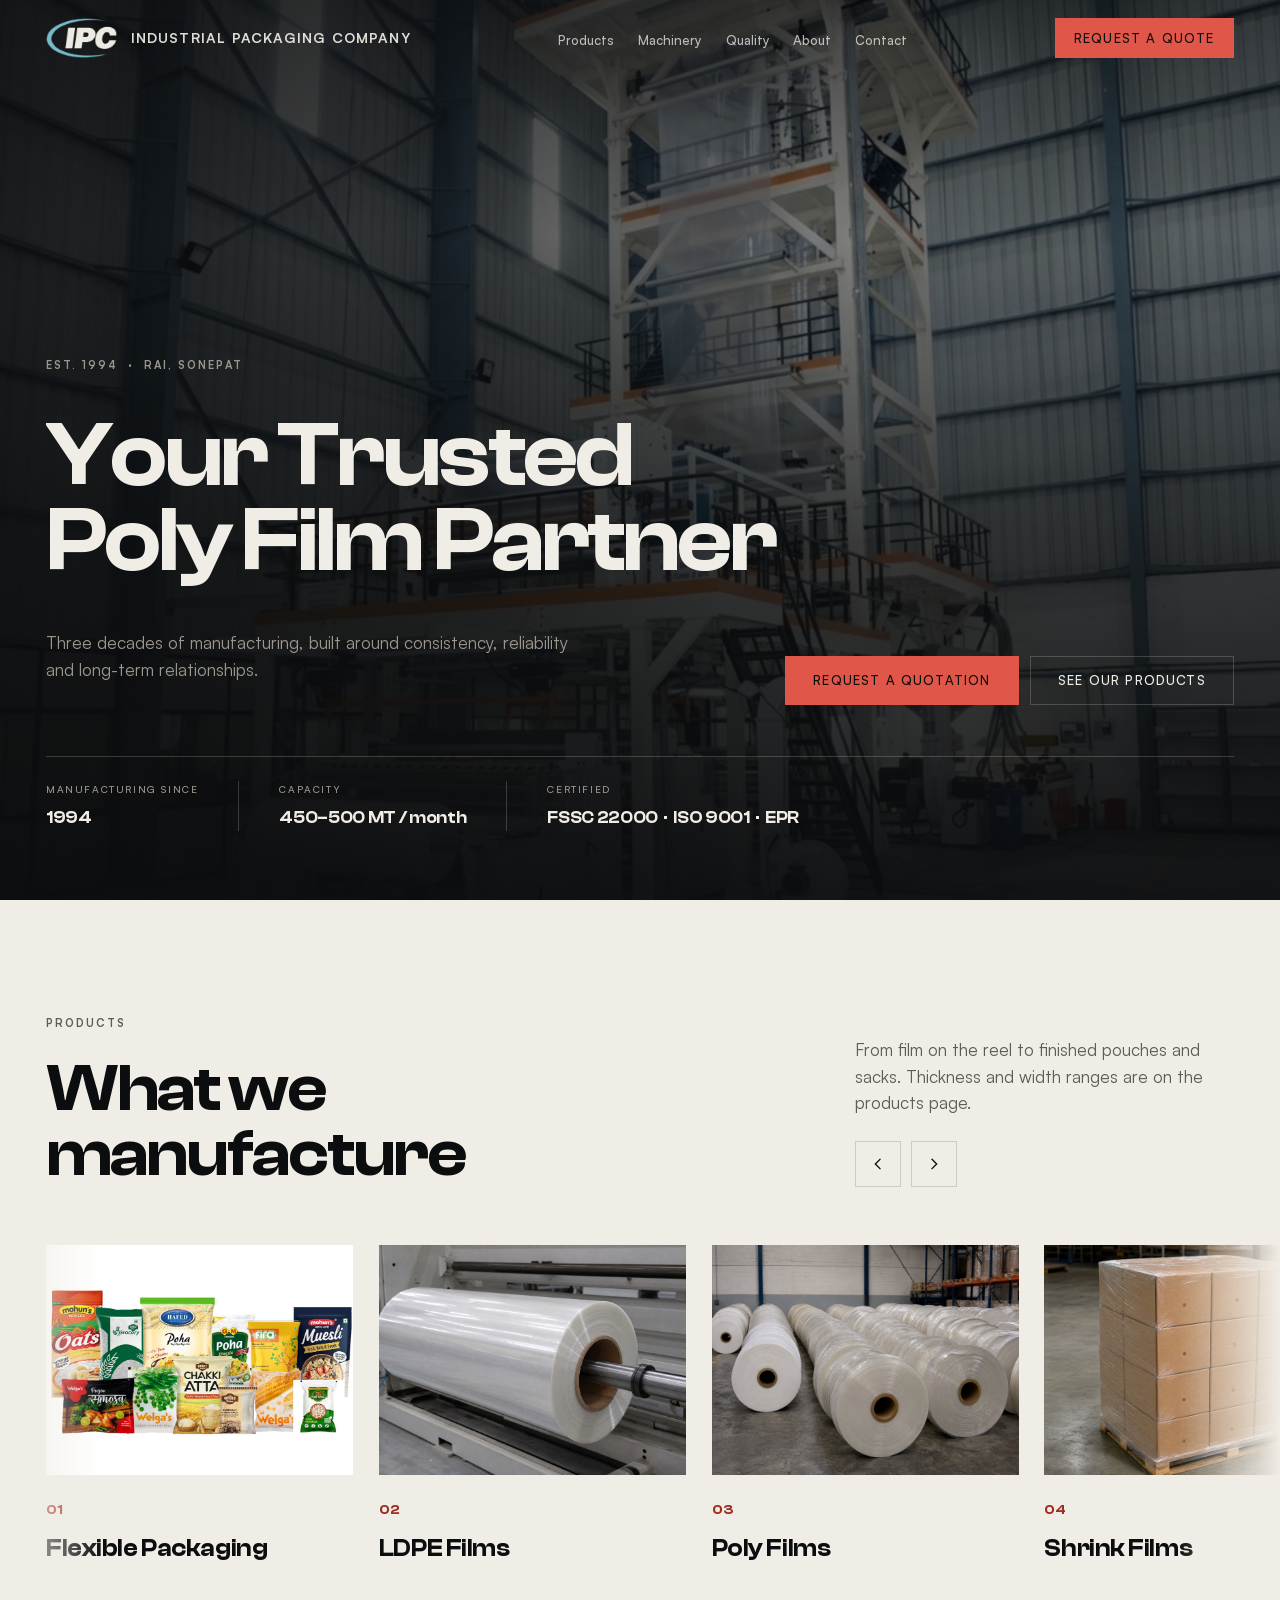
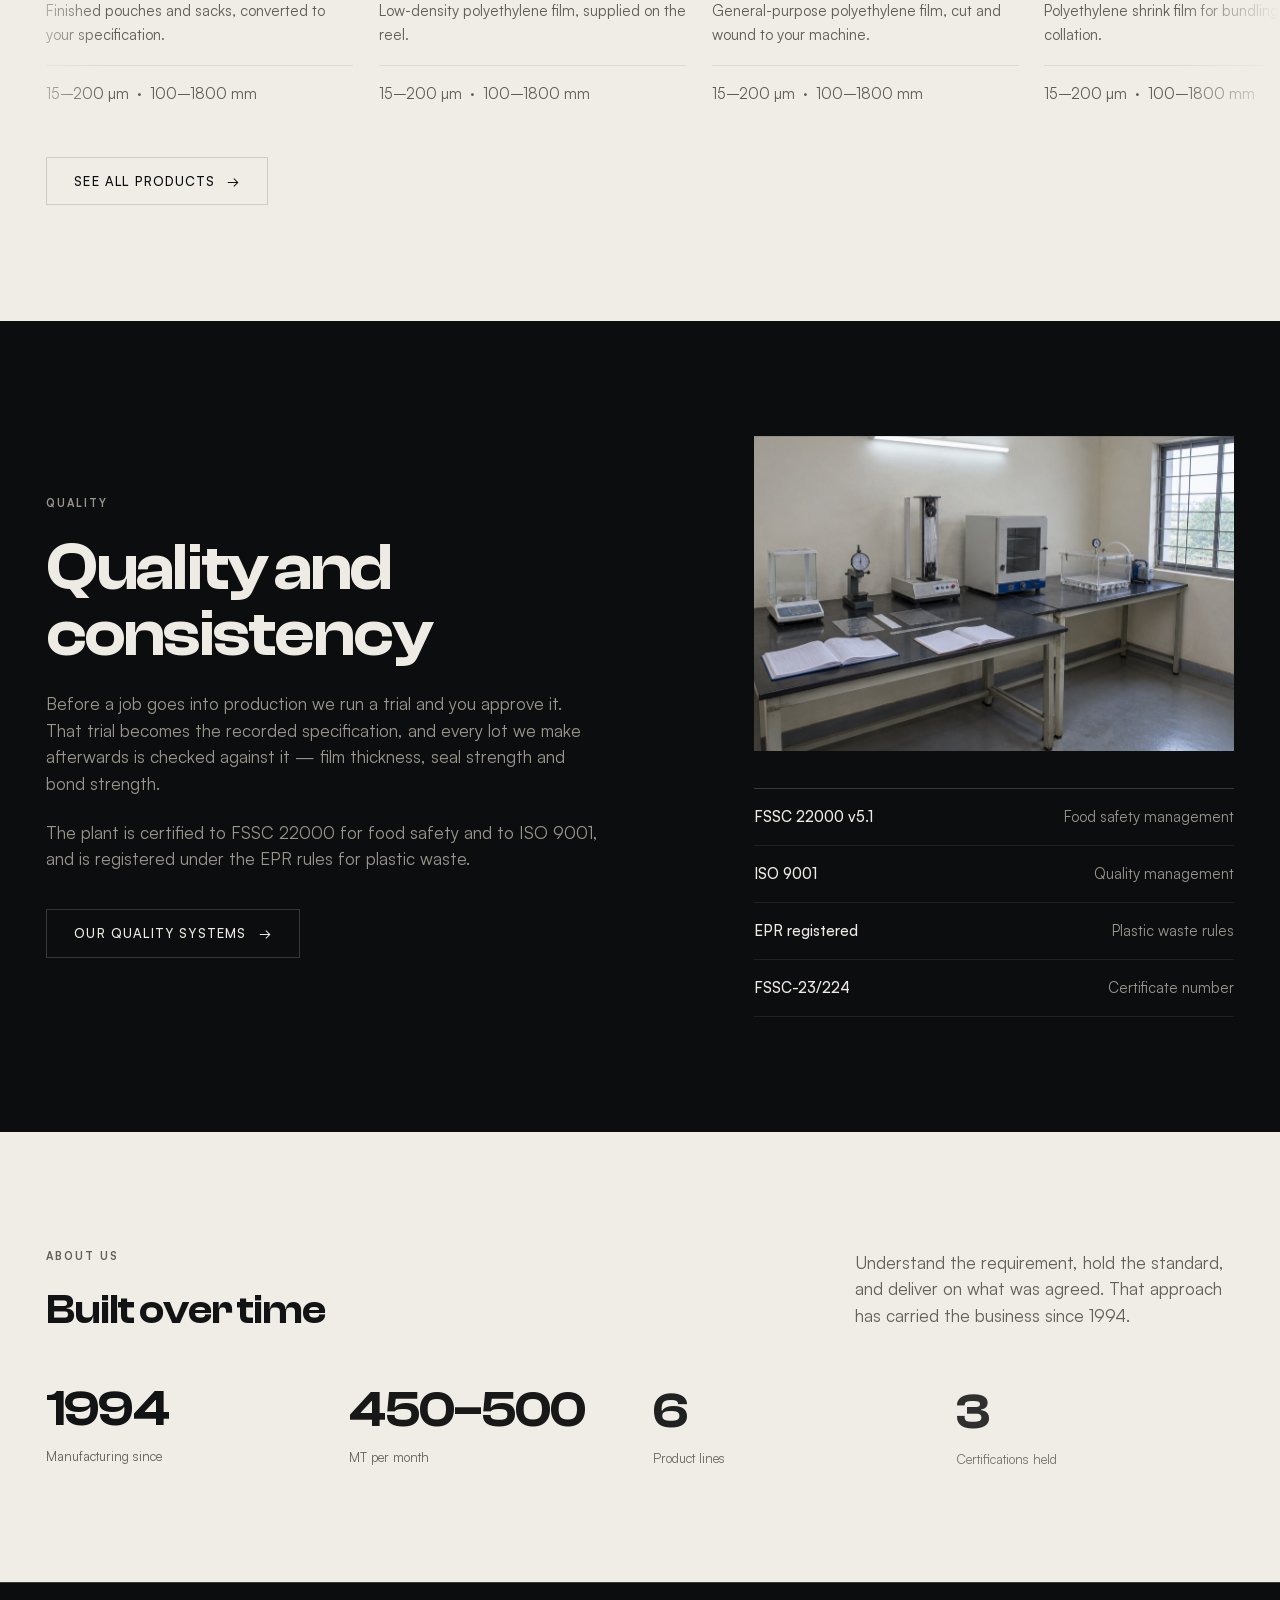
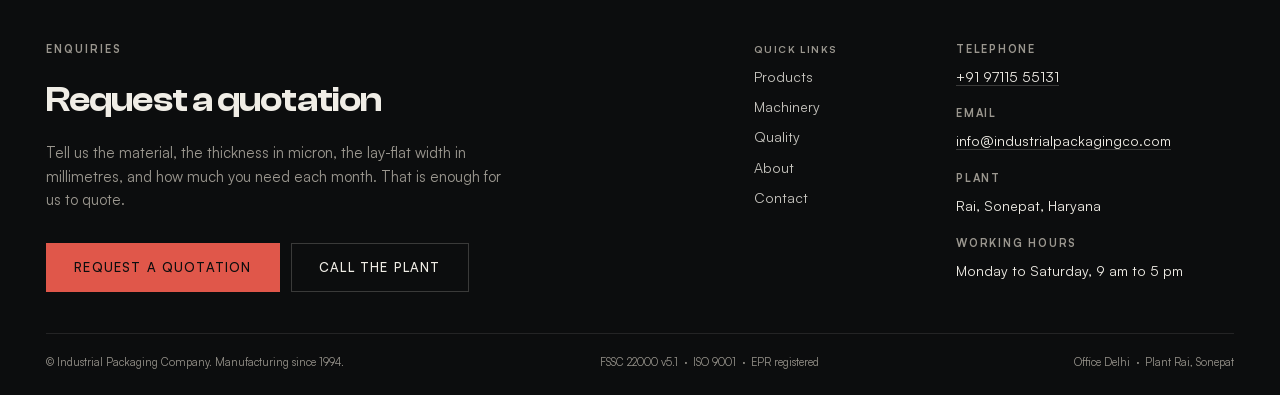
<file: index.html>
<!doctype html>
<html lang="en" data-nav="ink">
<head>
<meta charset="utf-8">
<meta name="viewport" content="width=device-width,initial-scale=1">
<title>Industrial Packaging Company — Flexible Packaging Manufacturer</title>
<meta name="description" content="Flexible packaging and poly film manufacturer in Haryana since 1994. LDPE, shrink and laminated film, pouches and sacks. FSSC 22000 and ISO 9001 certified.">
<link rel="canonical" href="https://www.industrialpackagingco.com/">
<meta property="og:type" content="website">
<meta property="og:site_name" content="Industrial Packaging Company">
<meta property="og:title" content="Industrial Packaging Company — Flexible Packaging Manufacturer">
<meta property="og:description" content="Flexible packaging and poly film manufacturer in Haryana since 1994. LDPE, shrink and laminated film, pouches and sacks. FSSC 22000 and ISO 9001 certified.">
<meta property="og:url" content="https://www.industrialpackagingco.com/">
<meta property="og:image" content="https://www.industrialpackagingco.com/assets/img/og.jpg">
<meta name="twitter:card" content="summary_large_image">
<meta name="theme-color" content="#0C0D0E">
<link rel="icon" href="/assets/img/favicon.svg" type="image/svg+xml">
<link rel="icon" href="/assets/img/icon-96.png" type="image/png" sizes="96x96">
<link rel="icon" href="/favicon.ico" sizes="48x48">
<link rel="apple-touch-icon" href="/assets/img/icon-180.png">
<link rel="preload" href="/assets/fonts/clash-600.woff2" as="font" type="font/woff2" crossorigin>
<link rel="preload" href="/assets/fonts/satoshi-400.woff2" as="font" type="font/woff2" crossorigin>
<link rel="stylesheet" href="/assets/css/main.css?v=3c1dd965">
<script>document.documentElement.className+=" js";setTimeout(function(){if(!window.__ipc)document.documentElement.classList.remove("js")},2500)</script>
<script type="application/ld+json">{"@context": "https://schema.org", "@type": "Organization", "name": "Industrial Packaging Company", "alternateName": "IPC", "url": "https://www.industrialpackagingco.com/", "foundingDate": "1994", "image": "https://www.industrialpackagingco.com/assets/img/og.jpg", "description": "Flexible packaging and poly film manufacturer. LDPE film, shrink film, laminated film, pouches and sacks. FSSC 22000 and ISO 9001 certified.", "address": {"@type": "PostalAddress", "streetAddress": "Rai Industrial Estate", "addressLocality": "Sonepat", "addressRegion": "Haryana", "addressCountry": "IN"}, "telephone": "+919711555131", "email": "info@industrialpackagingco.com", "contactPoint": [{"@type": "ContactPoint", "telephone": "+919711555131", "contactType": "sales", "areaServed": "IN", "availableLanguage": ["en", "hi"]}], "openingHours": "Mo-Sa 09:00-17:00", "knowsAbout": ["Flexible Packaging", "LDPE Films", "Poly Films", "Shrink Films", "Laminated Films", "Custom Packaging Solutions"]}</script>
</head>
<body>
<a class="skip" href="#main">Skip to content</a>
<header class="nav" id="nav">
  <div class="nav__in">
    <a class="brand" href="/" data-brand aria-label="Industrial Packaging Company &mdash; home">
      <span class="brand__mark">
        <img class="brand__swoosh" src="/assets/img/logo-swoosh.png" alt="" width="186"
             height="105" decoding="async">
        <img class="brand__d" src="/assets/img/logo-letters-dark.png" alt="" width="186"
             height="105" decoding="async">
        <img class="brand__l" src="/assets/img/logo-letters-light.png" alt="" width="186"
             height="105" decoding="async">
      </span>
      <small>Industrial Packaging Company</small></a>
    <nav aria-label="Primary"><ul class="nav__links"><li><a href="/products/">Products</a></li><li><a href="/machinery/">Machinery</a></li><li><a href="/quality/">Quality</a></li><li><a href="/about/">About</a></li><li><a href="/contact/">Contact</a></li></ul></nav>
    <a class="btn btn--fill nav__cta" href="/contact/#enquiry">Request a quote</a>
    <button class="nav__burger" type="button" aria-expanded="false" aria-controls="navpanel">
      <span class="bars" aria-hidden="true"></span><span class="txt">Menu</span>
    </button>
  </div>
  <div class="nav__panel" id="navpanel">
    <p class="nav__head">Products</p>
    <ul><li><a href="/products/#flexible-packaging">Flexible Packaging</a></li><li><a href="/products/#ldpe-films">LDPE Films</a></li><li><a href="/products/#poly-films">Poly Films</a></li><li><a href="/products/#shrink-films">Shrink Films</a></li><li><a href="/products/#laminated-films">Laminated Films</a></li><li><a href="/products/#custom-packaging">Custom Packaging</a></li></ul>
    <p class="nav__head">Company</p>
    <ul><li><a href="/machinery/">Machinery</a></li><li><a href="/quality/">Quality</a></li><li><a href="/about/">About</a></li><li><a href="/contact/">Contact</a></li></ul>
    <a class="btn btn--fill" href="/contact/#enquiry">Request a quote <span aria-hidden="true">&rarr;</span></a>
  </div>
</header><main id="main" tabindex="-1">
  <section class="hero" data-tone="ink" aria-labelledby="hero-h">
    <div class="hero__bg" data-hero-bg>
      <!-- IMAGE SLOT blown-film-line — Three-layer blown film line — bubble in the cage, tower and haul-off above, winder at floor level --><img src="/assets/img/blown-film-line.jpg" sizes="100vw" alt="Three-layer blown film line — bubble in the cage, tower and haul-off above, winder at floor level" width="1024" height="768" loading="eager" fetchpriority="high" decoding="async">
      <div class="hero__alt" aria-hidden="true">
        <!-- IMAGE SLOT press-hero — The press cropped to the machine alone — no pallet truck or reels at the edge --><img src="/assets/img/press-hero.jpg" srcset="/assets/img/press-hero-sm.jpg 1200w, /assets/img/press-hero.jpg 2060w" sizes="100vw" alt="" width="2060" height="1744" loading="eager" fetchpriority="low" decoding="async">
      </div>
    </div>
    <div class="hero__in wrap">
      <p class="eyebrow" data-rev>Est. 1994 &nbsp;·&nbsp; Rai, Sonepat</p>
      <h1 class="mega" id="hero-h"><span class="mask-line"><span data-hline>Your Trusted</span></span><span class="mask-line"><span data-hline>Poly Film Partner</span></span></h1>
      <div class="hero__foot">
        <p class="lead" data-rev>Three decades of manufacturing, built around consistency, reliability and long-term relationships.</p>
        <div class="btn-row" data-rev>
          <a class="btn btn--fill" href="/contact/#enquiry">Request a quotation</a>
          <a class="btn btn--line" href="#products">See our products</a>
        </div>
      </div>
      <dl class="hero__strip" data-rev>
        <div><dt>Manufacturing since</dt><dd>1994</dd></div>
        <div><dt>Capacity</dt><dd>450–500 MT / month</dd></div>
        <div><dt>Certified</dt><dd>FSSC 22000 &nbsp;·&nbsp; ISO 9001 &nbsp;·&nbsp; EPR</dd></div>
      </dl>
    </div>
  </section>
  <section class="sec" data-tone="bone" id="products" aria-labelledby="prod-h">
    <div class="wrap">
      <div class="g12 s-head">
        <div class="c1-7">
          <p class="eyebrow" data-rev>Products</p>
          <h2 id="prod-h" data-rev>What we manufacture</h2>
        </div>
        <div class="c9-12" style="align-self:end">
          <p class="lead" data-rev>From film on the reel to finished pouches and sacks.
            Thickness and width ranges are on the products page.</p>
          <div class="marq-nav">
            <button type="button" data-marq="-1" aria-controls="pmarq" aria-label="Previous products">
              <svg viewBox="0 0 24 24" aria-hidden="true"><path d="M15 5 8 12l7 7"/></svg></button>
            <button type="button" data-marq="1" aria-controls="pmarq" aria-label="Next products">
              <svg viewBox="0 0 24 24" aria-hidden="true"><path d="M9 5l7 7-7 7"/></svg></button>
          </div>
        </div>
      </div>
    </div>
    <div class="marquee" id="pmarq" data-marquee>
      <div class="marquee__track">
          <a class="card" href="/products/#flexible-packaging">
            <div class="card__fig"><!-- IMAGE SLOT flexible-packaging — Family shot of twelve printed packs on white — oats, muesli, two pohas, flour, sugar, dal, makhana, frozen samosa, peas and corn --><img src="/assets/img/flexible-packaging.jpg" alt="Flexible Packaging" width="1800" height="1350" loading="lazy" decoding="async"></div>
            <span class="num">01</span>
            <h3>Flexible Packaging</h3>
            <p>Finished pouches and sacks, converted to your specification.</p>
            <p class="card__spec">15–200 µm &nbsp;&middot;&nbsp; 100–1800 mm</p>
          </a>
          <a class="card" href="/products/#ldpe-films">
            <div class="card__fig"><!-- IMAGE SLOT film-roll — A wound roll of clear film on a rewinder shaft, cut edge and core visible --><img src="/assets/img/film-roll.jpg" alt="LDPE Films" width="1800" height="1344" loading="lazy" decoding="async"></div>
            <span class="num">02</span>
            <h3>LDPE Films</h3>
            <p>Low-density polyethylene film, supplied on the reel.</p>
            <p class="card__spec">15–200 µm &nbsp;&middot;&nbsp; 100–1800 mm</p>
          </a>
          <a class="card" href="/products/#poly-films">
            <div class="card__fig"><!-- IMAGE SLOT reel-bay — Finished reels stood on end in the storage bay, receding in rows --><img src="/assets/img/reel-bay.jpg" alt="Poly Films" width="2200" height="1244" loading="lazy" decoding="async"></div>
            <span class="num">03</span>
            <h3>Poly Films</h3>
            <p>General-purpose polyethylene film, cut and wound to your machine.</p>
            <p class="card__spec">15–200 µm &nbsp;&middot;&nbsp; 100–1800 mm</p>
          </a>
          <a class="card" href="/products/#shrink-films">
            <div class="card__fig"><!-- IMAGE SLOT shrink — Cartons collated on a pallet under heat-shrunk film, corners drawn tight --><img src="/assets/img/shrink.jpg" alt="Shrink Films" width="1500" height="1120" loading="lazy" decoding="async"></div>
            <span class="num">04</span>
            <h3>Shrink Films</h3>
            <p>Polyethylene shrink film for bundling and collation.</p>
            <p class="card__spec">15–200 µm &nbsp;&middot;&nbsp; 100–1800 mm</p>
          </a>
          <a class="card" href="/products/#laminated-films">
            <div class="card__fig"><!-- IMAGE SLOT laminator — Laminating machine — two webs converging at the nip, unwind stands behind --><img src="/assets/img/laminator.jpg" alt="Laminated Films" width="1800" height="1018" loading="lazy" decoding="async"></div>
            <span class="num">05</span>
            <h3>Laminated Films</h3>
            <p>Two and three-ply laminated film for printed packs.</p>
            <p class="card__spec">15–200 µm &nbsp;&middot;&nbsp; 100–1800 mm</p>
          </a>
          <a class="card" href="/products/#custom-packaging">
            <div class="card__fig"><!-- IMAGE SLOT bag-machine — Bag making machine — film web through the sealing bar, finished bags stacking --><img src="/assets/img/bag-machine.jpg" alt="Custom Packaging Solutions" width="1800" height="1018" loading="lazy" decoding="async"></div>
            <span class="num">06</span>
            <h3>Custom Packaging</h3>
            <p>Packs made to your drawing, or copied from a sample.</p>
            <p class="card__spec">15–200 µm &nbsp;&middot;&nbsp; 100–1800 mm</p>
          </a>
          <a class="card" href="/products/#flexible-packaging" aria-hidden="true" tabindex="-1">
            <div class="card__fig"><!-- IMAGE SLOT flexible-packaging — Family shot of twelve printed packs on white — oats, muesli, two pohas, flour, sugar, dal, makhana, frozen samosa, peas and corn --><img src="/assets/img/flexible-packaging.jpg" alt="" width="1800" height="1350" loading="lazy" decoding="async"></div>
            <span class="num">01</span>
            <h3>Flexible Packaging</h3>
            <p>Finished pouches and sacks, converted to your specification.</p>
            <p class="card__spec">15–200 µm &nbsp;&middot;&nbsp; 100–1800 mm</p>
          </a>
          <a class="card" href="/products/#ldpe-films" aria-hidden="true" tabindex="-1">
            <div class="card__fig"><!-- IMAGE SLOT film-roll — A wound roll of clear film on a rewinder shaft, cut edge and core visible --><img src="/assets/img/film-roll.jpg" alt="" width="1800" height="1344" loading="lazy" decoding="async"></div>
            <span class="num">02</span>
            <h3>LDPE Films</h3>
            <p>Low-density polyethylene film, supplied on the reel.</p>
            <p class="card__spec">15–200 µm &nbsp;&middot;&nbsp; 100–1800 mm</p>
          </a>
          <a class="card" href="/products/#poly-films" aria-hidden="true" tabindex="-1">
            <div class="card__fig"><!-- IMAGE SLOT reel-bay — Finished reels stood on end in the storage bay, receding in rows --><img src="/assets/img/reel-bay.jpg" alt="" width="2200" height="1244" loading="lazy" decoding="async"></div>
            <span class="num">03</span>
            <h3>Poly Films</h3>
            <p>General-purpose polyethylene film, cut and wound to your machine.</p>
            <p class="card__spec">15–200 µm &nbsp;&middot;&nbsp; 100–1800 mm</p>
          </a>
          <a class="card" href="/products/#shrink-films" aria-hidden="true" tabindex="-1">
            <div class="card__fig"><!-- IMAGE SLOT shrink — Cartons collated on a pallet under heat-shrunk film, corners drawn tight --><img src="/assets/img/shrink.jpg" alt="" width="1500" height="1120" loading="lazy" decoding="async"></div>
            <span class="num">04</span>
            <h3>Shrink Films</h3>
            <p>Polyethylene shrink film for bundling and collation.</p>
            <p class="card__spec">15–200 µm &nbsp;&middot;&nbsp; 100–1800 mm</p>
          </a>
          <a class="card" href="/products/#laminated-films" aria-hidden="true" tabindex="-1">
            <div class="card__fig"><!-- IMAGE SLOT laminator — Laminating machine — two webs converging at the nip, unwind stands behind --><img src="/assets/img/laminator.jpg" alt="" width="1800" height="1018" loading="lazy" decoding="async"></div>
            <span class="num">05</span>
            <h3>Laminated Films</h3>
            <p>Two and three-ply laminated film for printed packs.</p>
            <p class="card__spec">15–200 µm &nbsp;&middot;&nbsp; 100–1800 mm</p>
          </a>
          <a class="card" href="/products/#custom-packaging" aria-hidden="true" tabindex="-1">
            <div class="card__fig"><!-- IMAGE SLOT bag-machine — Bag making machine — film web through the sealing bar, finished bags stacking --><img src="/assets/img/bag-machine.jpg" alt="" width="1800" height="1018" loading="lazy" decoding="async"></div>
            <span class="num">06</span>
            <h3>Custom Packaging</h3>
            <p>Packs made to your drawing, or copied from a sample.</p>
            <p class="card__spec">15–200 µm &nbsp;&middot;&nbsp; 100–1800 mm</p>
          </a></div>
    </div>
    <div class="wrap">
      <div class="btn-row" style="margin-top:clamp(2.5rem,4vw,3.5rem)" data-rev>
        <a class="btn btn--line" href="/products/">See all products
          <span aria-hidden="true">&rarr;</span></a>
      </div>
    </div>
  </section>
  <!-- Dark, because the industries block that used to break up this run of
       light sections is gone and quality is the right one to weight. -->
  <section class="sec" data-tone="ink" aria-labelledby="q-h">
    <div class="wrap g12">
      <div class="c1-6" style="align-self:center">
        <p class="eyebrow" data-rev>Quality</p>
        <h2 id="q-h" data-rev>Quality and consistency</h2>
        <p class="lead" data-rev>Before a job goes into production we run a trial and you approve
          it. That trial becomes the recorded specification, and every lot we make afterwards is
          checked against it — film thickness, seal strength and bond strength.</p>
        <p class="lead" data-rev style="margin-top:1.25rem">The plant is certified to FSSC 22000
          for food safety and to ISO 9001, and is registered under the EPR rules for plastic
          waste.</p>
        <div class="btn-row" data-rev style="margin-top:2.25rem">
          <a class="btn btn--line" href="/quality/">Our quality systems
            <span aria-hidden="true">&rarr;</span></a>
        </div>
      </div>
      <div class="c8-12">
        <figure class="plate mask" data-rev style="aspect-ratio:3/2;margin-bottom:2rem">
          <!-- IMAGE SLOT qc-lab — The quality laboratory as a room — GSM balance, thickness gauge, tensile tester, hot air oven and vacuum chamber on the benches --><img src="/assets/img/qc-lab.jpg" alt="The quality laboratory as a room — GSM balance, thickness gauge, tensile tester, hot air oven and vacuum chamber on the benches" width="1024" height="688" loading="lazy" decoding="async">
        </figure>
        <ul class="facts" data-rev><li><b>FSSC 22000 v5.1</b><span>Food safety management</span></li><li><b>ISO 9001</b><span>Quality management</span></li><li><b>EPR registered</b><span>Plastic waste rules</span></li><li><b>FSSC-23/224</b><span>Certificate number</span></li></ul>
      </div>
    </div>
  </section>
  <section class="sec" data-tone="bone" aria-labelledby="t-h">
    <div class="wrap">
      <div class="g12 s-head">
        <div class="c1-7">
          <p class="eyebrow" data-rev>About us</p>
          <h2 id="t-h" data-rev style="font-size:var(--f-l)">Built over time</h2>
        </div>
        <div class="c9-12" style="align-self:end"><p class="lead" data-rev>Understand the
          requirement, hold the standard, and deliver on what was agreed. That approach has
          carried the business since 1994.</p></div>
      </div>
      <div class="figs" data-rev-group><div><span class="v">1994</span><span class="k">Manufacturing since</span></div><div><span class="v">450–500</span><span class="k">MT per month</span></div><div><span class="v">6</span><span class="k">Product lines</span></div><div><span class="v">3</span><span class="k">Certifications held</span></div></div>
    </div>
  </section></main>
<footer class="foot" data-tone="ink">
  <div class="wrap">
    <div class="g12 foot__top">
      <div class="c1-7">
        <p class="eyebrow">Enquiries</p>
        <h2 class="foot__h">Request a quotation</h2>
        <p class="lead">Tell us the material, the thickness in micron, the lay-flat width in
          millimetres, and how much you need each month. That is enough for us to quote.</p>
        <div class="btn-row" style="margin-top:2rem">
          <a class="btn btn--fill" href="/contact/#enquiry">Request a quotation</a>
          <a class="btn btn--line" href="tel:+919711555131">Call the plant</a>
        </div>
      </div>
      <div class="c8-10 foot__links">
        <span class="foot__lab">Quick links</span>
        <ul><li><a href="/products/">Products</a></li><li><a href="/machinery/">Machinery</a></li><li><a href="/quality/">Quality</a></li><li><a href="/about/">About</a></li><li><a href="/contact/">Contact</a></li></ul>
      </div>
      <div class="c10-13 foot__meta">
        <div><span>Telephone</span>
          <a href="tel:+919711555131">+91 97115 55131</a></div>
        <div><span>Email</span>
          <a href="mailto:info@industrialpackagingco.com">info@industrialpackagingco.com</a></div>
        <div><span>Plant</span>Rai, Sonepat, Haryana</div>
        <div><span>Working hours</span>Monday to Saturday, 9 am to 5 pm</div>
      </div>
    </div>
    <div class="foot__base">
      <span>&copy; Industrial Packaging Company. Manufacturing since 1994.</span>
      <span>FSSC 22000 v5.1 &nbsp;·&nbsp; ISO 9001 &nbsp;·&nbsp; EPR registered</span>
      <span>Office Delhi &nbsp;·&nbsp; Plant Rai, Sonepat</span>
    </div>
  </div>
</footer>
<script src="/assets/js/vendor/lenis.min.js" defer></script>
<script src="/assets/js/vendor/gsap.min.js" defer></script>
<script src="/assets/js/vendor/ScrollTrigger.min.js" defer></script>
<script src="/assets/js/main.js?v=6e0a638b" defer></script>
</body></html>
</file>
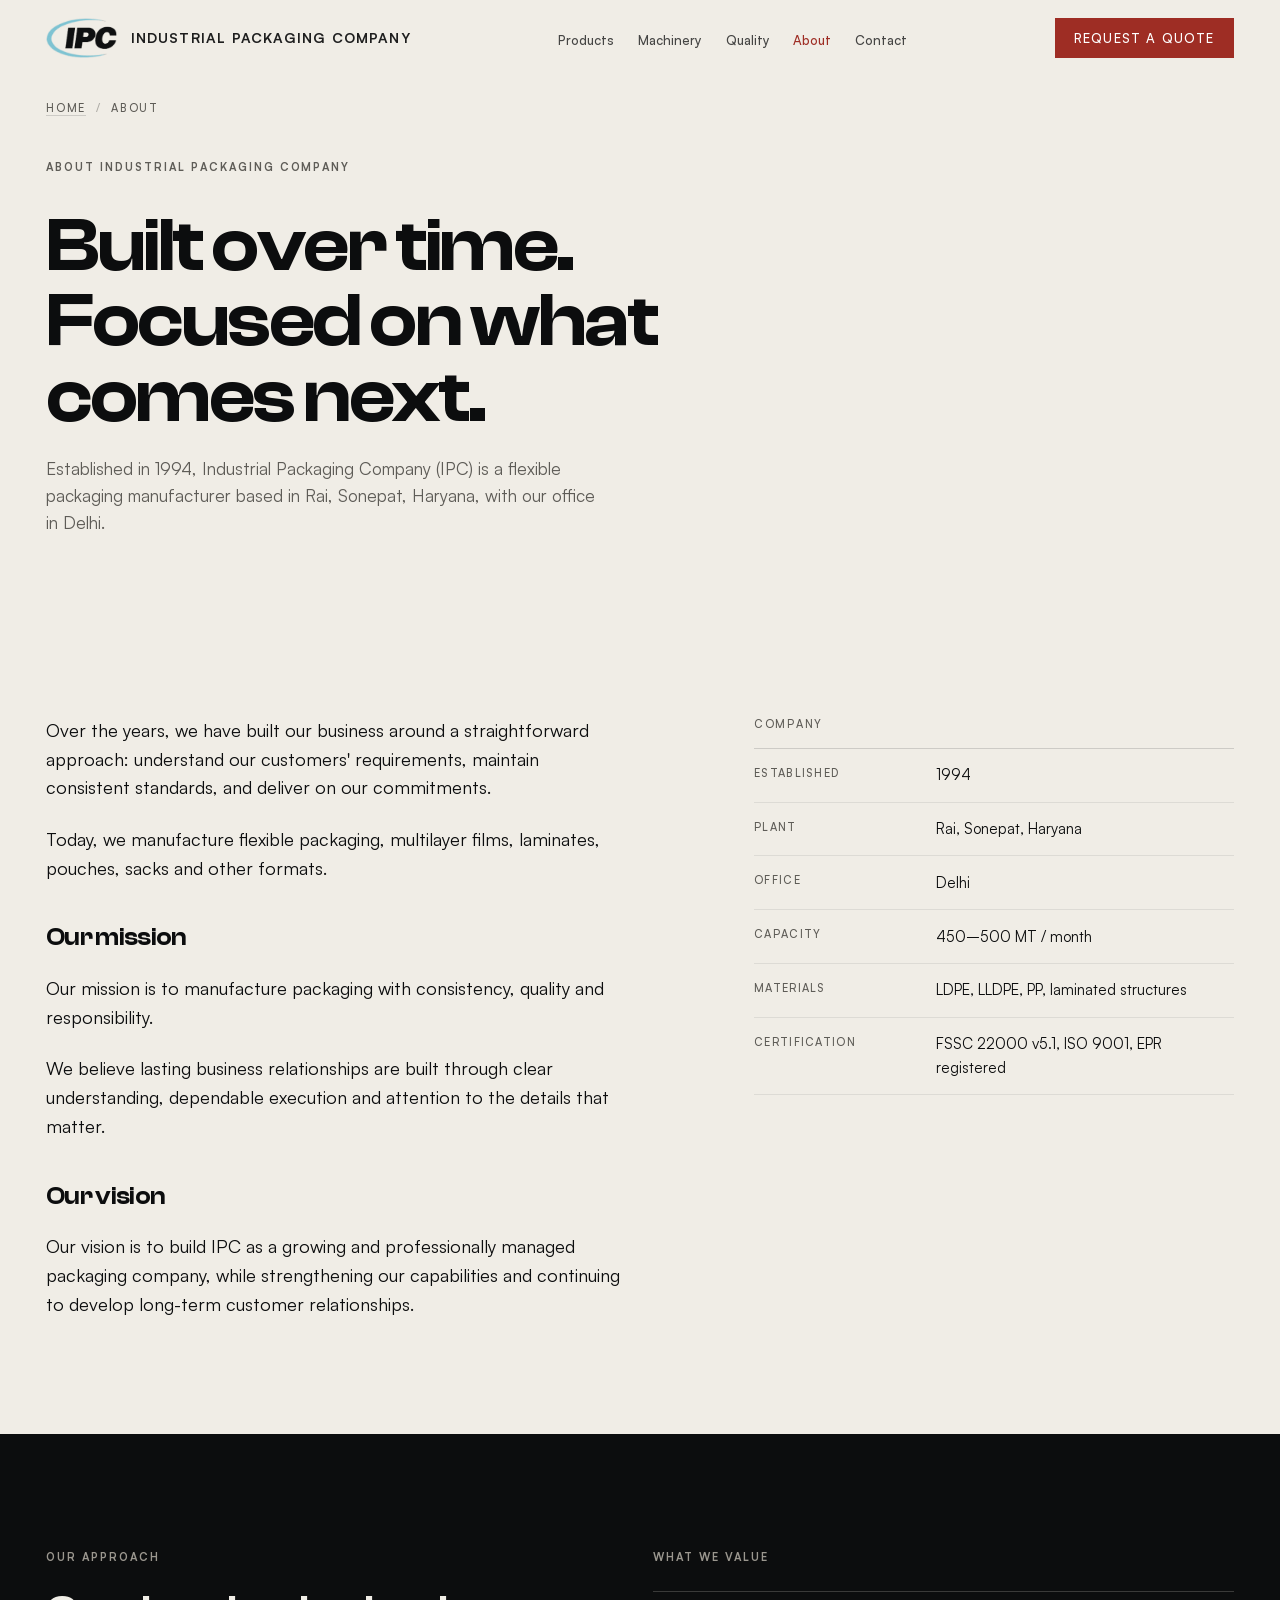
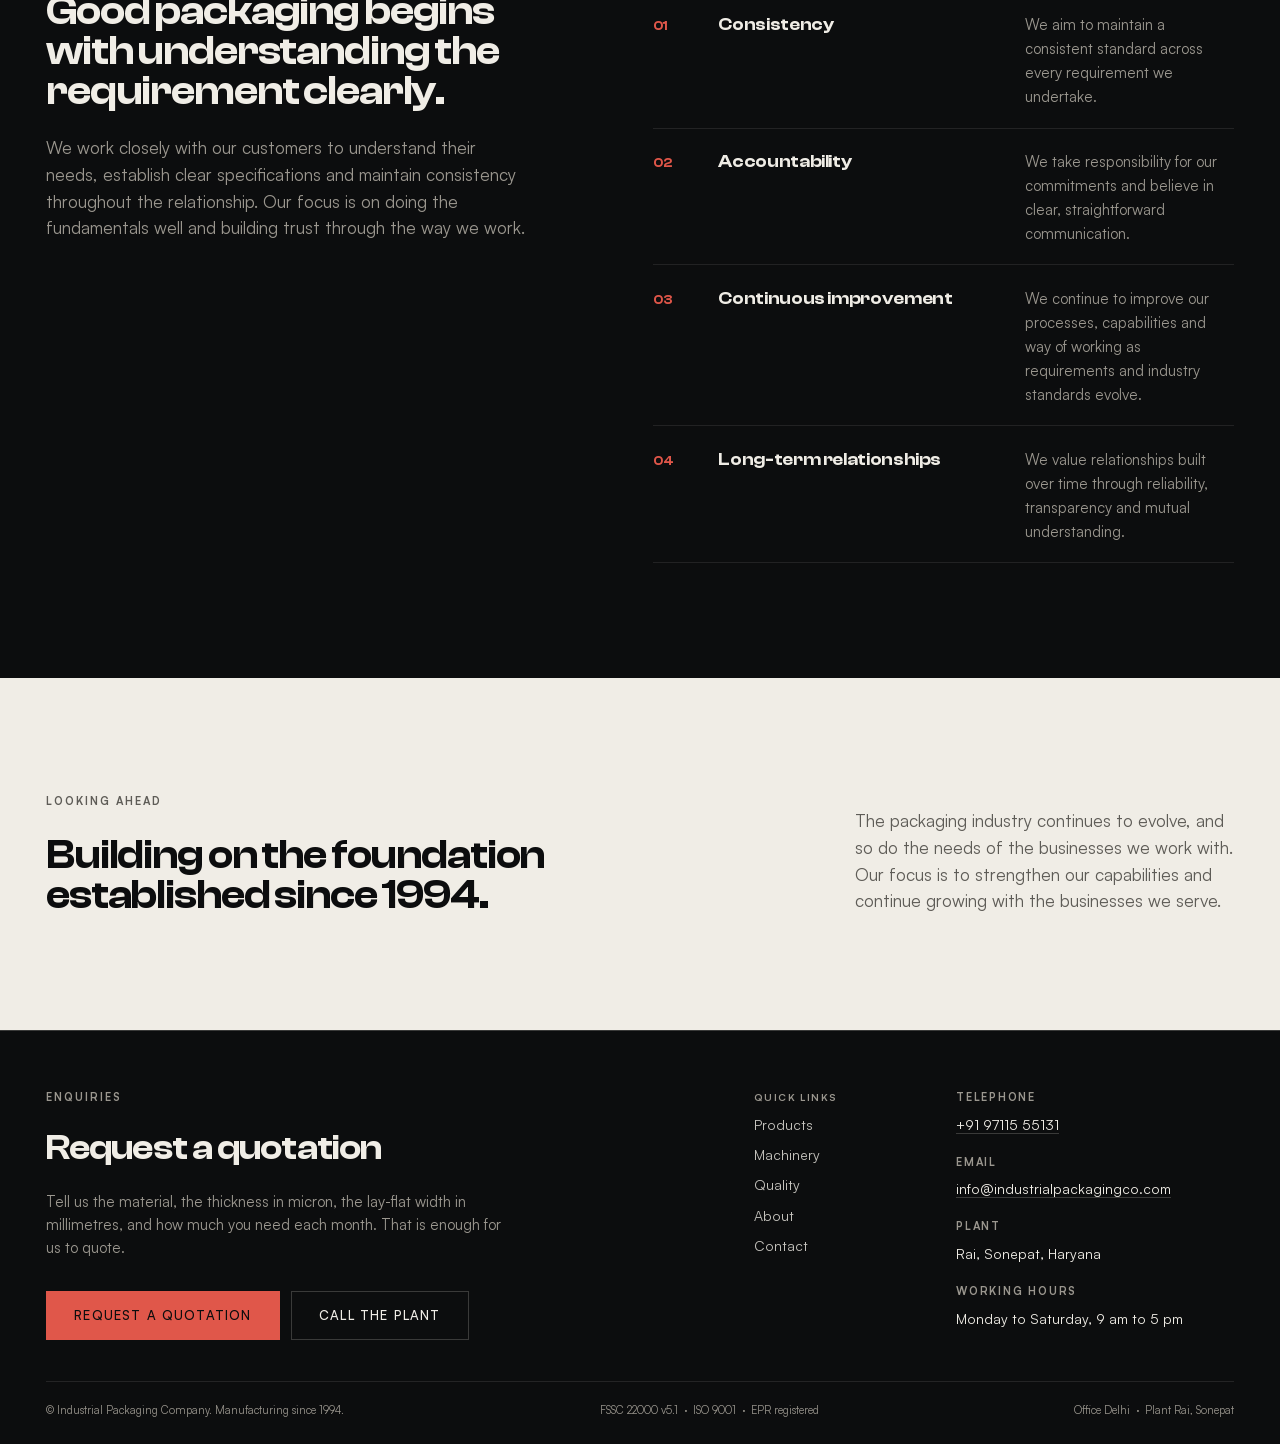
<file: about/index.html>
<!doctype html>
<html lang="en" data-nav="bone">
<head>
<meta charset="utf-8">
<meta name="viewport" content="width=device-width,initial-scale=1">
<title>About — Flexible Packaging Manufacturer Since 1994 | Industrial Packaging Company</title>
<meta name="description" content="Industrial Packaging Company has made flexible packaging since 1994, from a plant in Haryana with an office in Delhi.">
<link rel="canonical" href="https://www.industrialpackagingco.com/about/">
<meta property="og:type" content="website">
<meta property="og:site_name" content="Industrial Packaging Company">
<meta property="og:title" content="About — Flexible Packaging Manufacturer Since 1994 | Industrial Packaging Company">
<meta property="og:description" content="Industrial Packaging Company has made flexible packaging since 1994, from a plant in Haryana with an office in Delhi.">
<meta property="og:url" content="https://www.industrialpackagingco.com/about/">
<meta property="og:image" content="https://www.industrialpackagingco.com/assets/img/og.jpg">
<meta name="twitter:card" content="summary_large_image">
<meta name="theme-color" content="#0C0D0E">
<link rel="icon" href="/assets/img/favicon.svg" type="image/svg+xml">
<link rel="icon" href="/assets/img/icon-96.png" type="image/png" sizes="96x96">
<link rel="icon" href="/favicon.ico" sizes="48x48">
<link rel="apple-touch-icon" href="/assets/img/icon-180.png">
<link rel="preload" href="/assets/fonts/clash-600.woff2" as="font" type="font/woff2" crossorigin>
<link rel="preload" href="/assets/fonts/satoshi-400.woff2" as="font" type="font/woff2" crossorigin>
<link rel="stylesheet" href="/assets/css/main.css?v=3c1dd965">
<script>document.documentElement.className+=" js";setTimeout(function(){if(!window.__ipc)document.documentElement.classList.remove("js")},2500)</script>
<script type="application/ld+json">{"@context": "https://schema.org", "@type": "AboutPage", "name": "About", "url": "https://www.industrialpackagingco.com/about/", "description": "Flexible packaging manufacturer at Rai, Haryana since 1994.", "isPartOf": {"@type": "WebSite", "name": "Industrial Packaging Company", "url": "https://www.industrialpackagingco.com/"}, "about": {"@type": "Organization", "name": "Industrial Packaging Company", "telephone": "+919711555131", "email": "info@industrialpackagingco.com", "address": {"@type": "PostalAddress", "streetAddress": "Rai Industrial Estate", "addressLocality": "Sonepat", "addressRegion": "Haryana", "postalCode": "131029", "addressCountry": "IN"}}}</script><script type="application/ld+json">{"@context": "https://schema.org", "@type": "BreadcrumbList", "itemListElement": [{"@type": "ListItem", "position": 1, "name": "Home", "item": "https://www.industrialpackagingco.com/"}, {"@type": "ListItem", "position": 2, "name": "About", "item": "https://www.industrialpackagingco.com/about/"}]}</script>
</head>
<body>
<a class="skip" href="#main">Skip to content</a>
<header class="nav" id="nav">
  <div class="nav__in">
    <a class="brand" href="/" data-brand aria-label="Industrial Packaging Company &mdash; home">
      <span class="brand__mark">
        <img class="brand__swoosh" src="/assets/img/logo-swoosh.png" alt="" width="186"
             height="105" decoding="async">
        <img class="brand__d" src="/assets/img/logo-letters-dark.png" alt="" width="186"
             height="105" decoding="async">
        <img class="brand__l" src="/assets/img/logo-letters-light.png" alt="" width="186"
             height="105" decoding="async">
      </span>
      <small>Industrial Packaging Company</small></a>
    <nav aria-label="Primary"><ul class="nav__links"><li><a href="/products/">Products</a></li><li><a href="/machinery/">Machinery</a></li><li><a href="/quality/">Quality</a></li><li><a href="/about/" aria-current="page">About</a></li><li><a href="/contact/">Contact</a></li></ul></nav>
    <a class="btn btn--fill nav__cta" href="/contact/#enquiry">Request a quote</a>
    <button class="nav__burger" type="button" aria-expanded="false" aria-controls="navpanel">
      <span class="bars" aria-hidden="true"></span><span class="txt">Menu</span>
    </button>
  </div>
  <div class="nav__panel" id="navpanel">
    <p class="nav__head">Products</p>
    <ul><li><a href="/products/#flexible-packaging">Flexible Packaging</a></li><li><a href="/products/#ldpe-films">LDPE Films</a></li><li><a href="/products/#poly-films">Poly Films</a></li><li><a href="/products/#shrink-films">Shrink Films</a></li><li><a href="/products/#laminated-films">Laminated Films</a></li><li><a href="/products/#custom-packaging">Custom Packaging</a></li></ul>
    <p class="nav__head">Company</p>
    <ul><li><a href="/machinery/">Machinery</a></li><li><a href="/quality/">Quality</a></li><li><a href="/about/">About</a></li><li><a href="/contact/">Contact</a></li></ul>
    <a class="btn btn--fill" href="/contact/#enquiry">Request a quote <span aria-hidden="true">&rarr;</span></a>
  </div>
</header><main id="main" tabindex="-1"><div class="wrap crumb-row"><p class="crumb"><a href="/">Home</a><i aria-hidden="true">/</i>About</p></div>
  <section class="phead" data-tone="bone">
    <div class="wrap g12">
      <div class="c1-7">
        <p class="eyebrow">About Industrial Packaging Company</p>
        <h1 data-rev>Built over time. Focused on what comes next.</h1>
        <p class="lead" data-rev>Established in 1994, Industrial Packaging Company (IPC) is a flexible packaging manufacturer based in Rai, Sonepat, Haryana, with our office in Delhi.</p>
      </div>
      
    </div>
  </section>
  <section class="sec" data-tone="bone">
    <div class="wrap g12" style="row-gap:3rem">
      <div class="c1-6 prose" data-rev-group>
        <p>Over the years, we have built our business around a straightforward approach:
          understand our customers' requirements, maintain consistent standards, and deliver on
          our commitments.</p>
        <p>Today, we manufacture flexible packaging, multilayer films, laminates, pouches, sacks
          and other formats.</p>
        <h2>Our mission</h2>
        <p>Our mission is to manufacture packaging with consistency, quality and responsibility.</p>
        <p>We believe lasting business relationships are built through clear understanding,
          dependable execution and attention to the details that matter.</p>
        <h2>Our vision</h2>
        <p>Our vision is to build IPC as a growing and professionally managed packaging company,
          while strengthening our capabilities and continuing to develop long-term customer
          relationships.</p>
      </div>
      <div class="c8-12">
        <table class="dt" data-rev><caption>Company</caption><tbody>
          <tr><th scope="row">Established</th><td>1994</td></tr>
          <tr><th scope="row">Plant</th><td>Rai, Sonepat, Haryana</td></tr>
          <tr><th scope="row">Office</th><td>Delhi<!-- PLACEHOLDER: full registered office address --></td></tr>
          <tr><th scope="row">Capacity</th><td>450–500 MT / month</td></tr>
          <tr><th scope="row">Materials</th><td>LDPE, LLDPE, PP, laminated structures</td></tr>
          <tr><th scope="row">Certification</th><td>FSSC 22000 v5.1, ISO 9001, EPR registered</td></tr>
        </tbody></table>
      </div>
    </div>
  </section>
  <section class="sec" data-tone="ink" aria-labelledby="appr-h">
    <div class="wrap g12" style="row-gap:3rem">
      <div class="c1-5">
        <p class="eyebrow" data-rev>Our approach</p>
        <h2 id="appr-h" data-rev style="font-size:var(--f-l)">Good packaging begins with
          understanding the requirement clearly.</h2>
        <p class="lead" data-rev style="margin-top:1.5rem">We work closely with our customers
          to understand their needs, establish clear specifications and maintain consistency
          throughout the relationship. Our focus is on doing the fundamentals well and building
          trust through the way we work.</p>
      </div>
      <div class="c7-12">
        <p class="eyebrow" data-rev>What we value</p>
        <ul class="ind" data-rev-group><li data-rev><i>01</i><b>Consistency</b><span>We aim to maintain a consistent standard across every requirement we undertake.</span></li><li data-rev><i>02</i><b>Accountability</b><span>We take responsibility for our commitments and believe in clear, straightforward communication.</span></li><li data-rev><i>03</i><b>Continuous improvement</b><span>We continue to improve our processes, capabilities and way of working as requirements and industry standards evolve.</span></li><li data-rev><i>04</i><b>Long-term relationships</b><span>We value relationships built over time through reliability, transparency and mutual understanding.</span></li></ul>
      </div>
    </div>
  </section>
  <section class="sec" data-tone="bone" aria-labelledby="ahead-h">
    <div class="wrap g12">
      <div class="c1-7">
        <p class="eyebrow" data-rev>Looking ahead</p>
        <h2 id="ahead-h" data-rev style="font-size:var(--f-l)">Building on the foundation
          established since 1994.</h2>
      </div>
      <div class="c9-12" style="align-self:end">
        <p class="lead" data-rev>The packaging industry continues to evolve, and so do the needs
          of the businesses we work with. Our focus is to strengthen our capabilities and
          continue growing with the businesses we serve.</p>
      </div>
    </div>
  </section></main>
<footer class="foot" data-tone="ink">
  <div class="wrap">
    <div class="g12 foot__top">
      <div class="c1-7">
        <p class="eyebrow">Enquiries</p>
        <h2 class="foot__h">Request a quotation</h2>
        <p class="lead">Tell us the material, the thickness in micron, the lay-flat width in
          millimetres, and how much you need each month. That is enough for us to quote.</p>
        <div class="btn-row" style="margin-top:2rem">
          <a class="btn btn--fill" href="/contact/#enquiry">Request a quotation</a>
          <a class="btn btn--line" href="tel:+919711555131">Call the plant</a>
        </div>
      </div>
      <div class="c8-10 foot__links">
        <span class="foot__lab">Quick links</span>
        <ul><li><a href="/products/">Products</a></li><li><a href="/machinery/">Machinery</a></li><li><a href="/quality/">Quality</a></li><li><a href="/about/">About</a></li><li><a href="/contact/">Contact</a></li></ul>
      </div>
      <div class="c10-13 foot__meta">
        <div><span>Telephone</span>
          <a href="tel:+919711555131">+91 97115 55131</a></div>
        <div><span>Email</span>
          <a href="mailto:info@industrialpackagingco.com">info@industrialpackagingco.com</a></div>
        <div><span>Plant</span>Rai, Sonepat, Haryana</div>
        <div><span>Working hours</span>Monday to Saturday, 9 am to 5 pm</div>
      </div>
    </div>
    <div class="foot__base">
      <span>&copy; Industrial Packaging Company. Manufacturing since 1994.</span>
      <span>FSSC 22000 v5.1 &nbsp;·&nbsp; ISO 9001 &nbsp;·&nbsp; EPR registered</span>
      <span>Office Delhi &nbsp;·&nbsp; Plant Rai, Sonepat</span>
    </div>
  </div>
</footer>
<script src="/assets/js/vendor/lenis.min.js" defer></script>
<script src="/assets/js/vendor/gsap.min.js" defer></script>
<script src="/assets/js/vendor/ScrollTrigger.min.js" defer></script>
<script src="/assets/js/main.js?v=6e0a638b" defer></script>
</body></html>
</file>
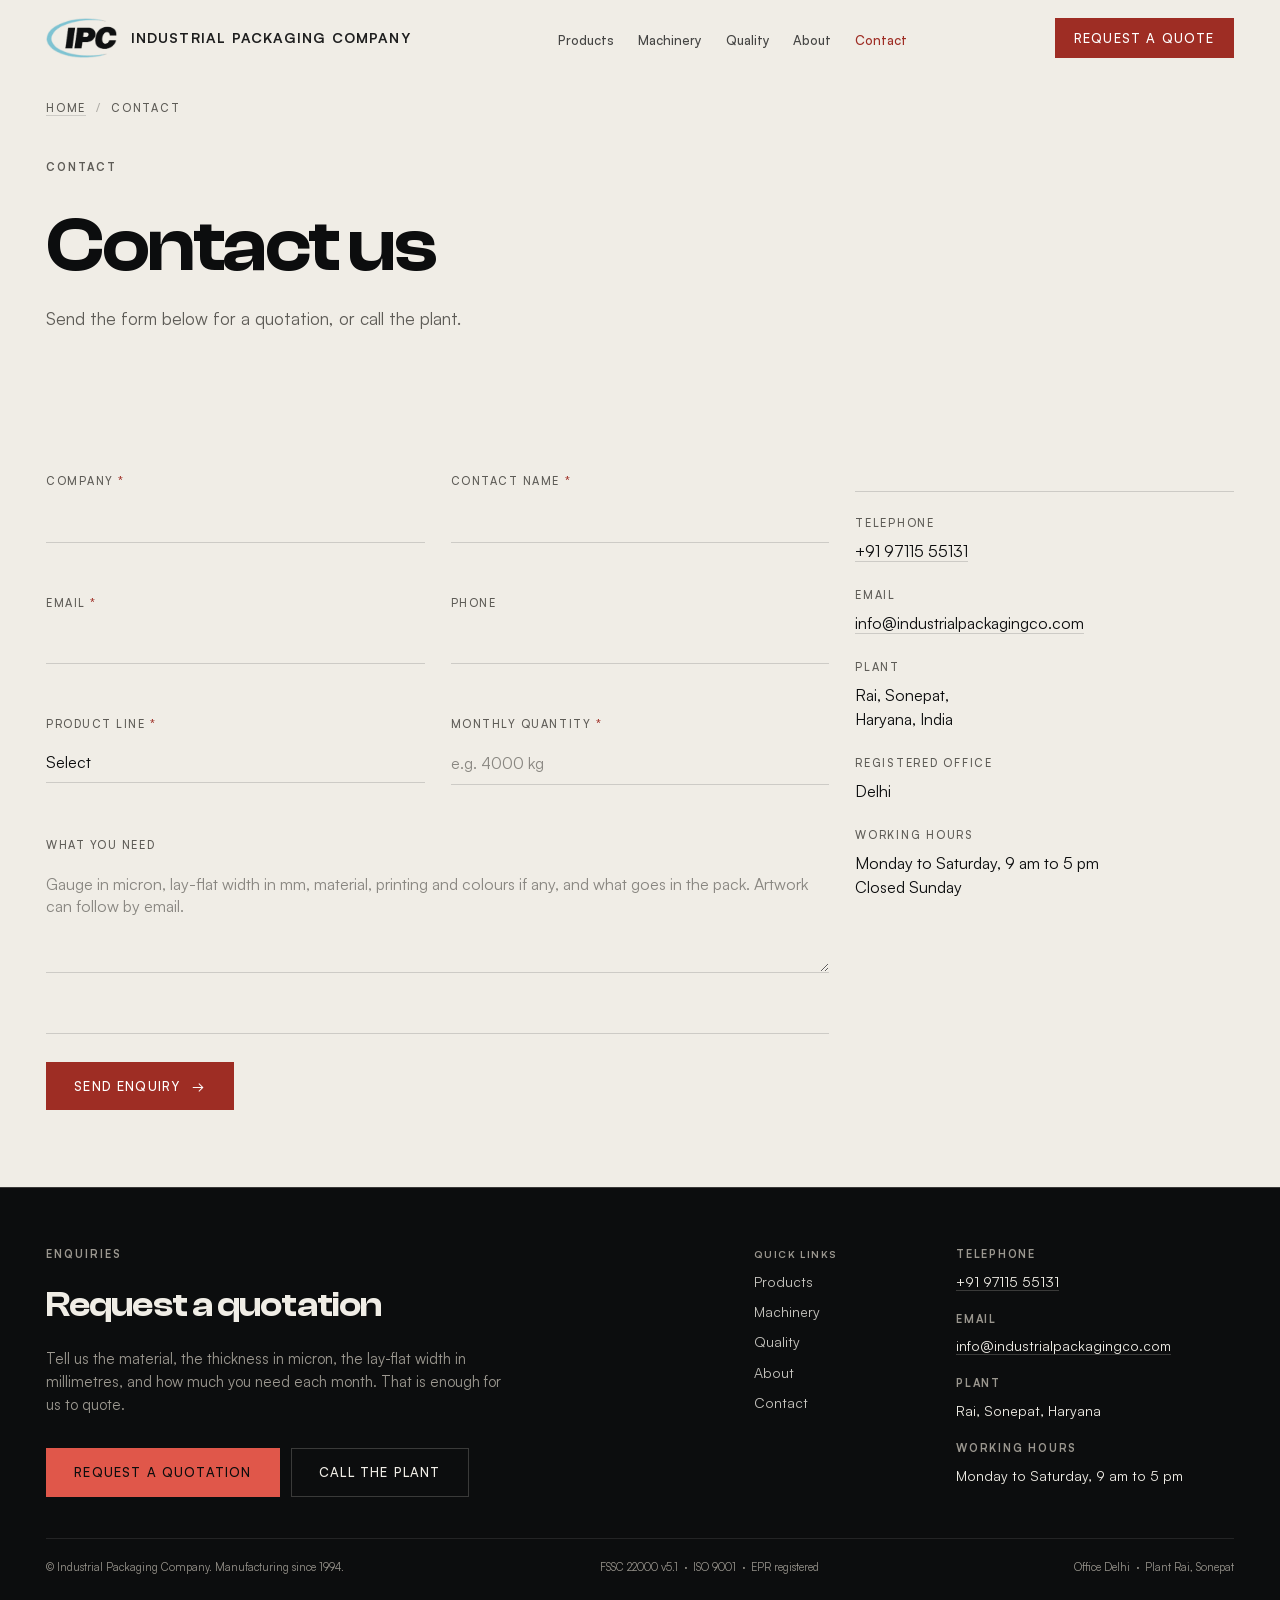
<file: contact/index.html>
<!doctype html>
<html lang="en" data-nav="bone">
<head>
<meta charset="utf-8">
<meta name="viewport" content="width=device-width,initial-scale=1">
<title>Contact — Plant at Rai, Sonepat, Haryana | Industrial Packaging Company</title>
<meta name="description" content="Call the plant on +91 97115 55131, email us, or send a specification enquiry. Our plant is at Rai, Sonepat, Haryana.">
<link rel="canonical" href="https://www.industrialpackagingco.com/contact/">
<meta property="og:type" content="website">
<meta property="og:site_name" content="Industrial Packaging Company">
<meta property="og:title" content="Contact — Plant at Rai, Sonepat, Haryana | Industrial Packaging Company">
<meta property="og:description" content="Call the plant on +91 97115 55131, email us, or send a specification enquiry. Our plant is at Rai, Sonepat, Haryana.">
<meta property="og:url" content="https://www.industrialpackagingco.com/contact/">
<meta property="og:image" content="https://www.industrialpackagingco.com/assets/img/og.jpg">
<meta name="twitter:card" content="summary_large_image">
<meta name="theme-color" content="#0C0D0E">
<link rel="icon" href="/assets/img/favicon.svg" type="image/svg+xml">
<link rel="icon" href="/assets/img/icon-96.png" type="image/png" sizes="96x96">
<link rel="icon" href="/favicon.ico" sizes="48x48">
<link rel="apple-touch-icon" href="/assets/img/icon-180.png">
<link rel="preload" href="/assets/fonts/clash-600.woff2" as="font" type="font/woff2" crossorigin>
<link rel="preload" href="/assets/fonts/satoshi-400.woff2" as="font" type="font/woff2" crossorigin>
<link rel="stylesheet" href="/assets/css/main.css?v=3c1dd965">
<script>document.documentElement.className+=" js";setTimeout(function(){if(!window.__ipc)document.documentElement.classList.remove("js")},2500)</script>
<script type="application/ld+json">{"@context": "https://schema.org", "@type": "ContactPage", "name": "Contact", "url": "https://www.industrialpackagingco.com/contact/", "description": "Reach the plant at Rai, Haryana.", "isPartOf": {"@type": "WebSite", "name": "Industrial Packaging Company", "url": "https://www.industrialpackagingco.com/"}, "about": {"@type": "Organization", "name": "Industrial Packaging Company", "telephone": "+919711555131", "email": "info@industrialpackagingco.com", "address": {"@type": "PostalAddress", "streetAddress": "Rai Industrial Estate", "addressLocality": "Sonepat", "addressRegion": "Haryana", "postalCode": "131029", "addressCountry": "IN"}}}</script><script type="application/ld+json">{"@context": "https://schema.org", "@type": "BreadcrumbList", "itemListElement": [{"@type": "ListItem", "position": 1, "name": "Home", "item": "https://www.industrialpackagingco.com/"}, {"@type": "ListItem", "position": 2, "name": "Contact", "item": "https://www.industrialpackagingco.com/contact/"}]}</script>
</head>
<body>
<a class="skip" href="#main">Skip to content</a>
<header class="nav" id="nav">
  <div class="nav__in">
    <a class="brand" href="/" data-brand aria-label="Industrial Packaging Company &mdash; home">
      <span class="brand__mark">
        <img class="brand__swoosh" src="/assets/img/logo-swoosh.png" alt="" width="186"
             height="105" decoding="async">
        <img class="brand__d" src="/assets/img/logo-letters-dark.png" alt="" width="186"
             height="105" decoding="async">
        <img class="brand__l" src="/assets/img/logo-letters-light.png" alt="" width="186"
             height="105" decoding="async">
      </span>
      <small>Industrial Packaging Company</small></a>
    <nav aria-label="Primary"><ul class="nav__links"><li><a href="/products/">Products</a></li><li><a href="/machinery/">Machinery</a></li><li><a href="/quality/">Quality</a></li><li><a href="/about/">About</a></li><li><a href="/contact/" aria-current="page">Contact</a></li></ul></nav>
    <a class="btn btn--fill nav__cta" href="/contact/#enquiry">Request a quote</a>
    <button class="nav__burger" type="button" aria-expanded="false" aria-controls="navpanel">
      <span class="bars" aria-hidden="true"></span><span class="txt">Menu</span>
    </button>
  </div>
  <div class="nav__panel" id="navpanel">
    <p class="nav__head">Products</p>
    <ul><li><a href="/products/#flexible-packaging">Flexible Packaging</a></li><li><a href="/products/#ldpe-films">LDPE Films</a></li><li><a href="/products/#poly-films">Poly Films</a></li><li><a href="/products/#shrink-films">Shrink Films</a></li><li><a href="/products/#laminated-films">Laminated Films</a></li><li><a href="/products/#custom-packaging">Custom Packaging</a></li></ul>
    <p class="nav__head">Company</p>
    <ul><li><a href="/machinery/">Machinery</a></li><li><a href="/quality/">Quality</a></li><li><a href="/about/">About</a></li><li><a href="/contact/">Contact</a></li></ul>
    <a class="btn btn--fill" href="/contact/#enquiry">Request a quote <span aria-hidden="true">&rarr;</span></a>
  </div>
</header><main id="main" tabindex="-1"><div class="wrap crumb-row"><p class="crumb"><a href="/">Home</a><i aria-hidden="true">/</i>Contact</p></div>
  <section class="phead" data-tone="bone">
    <div class="wrap g12">
      <div class="c1-7">
        <p class="eyebrow">Contact</p>
        <h1 data-rev>Contact us</h1>
        <p class="lead" data-rev>Send the form below for a quotation, or call the plant.</p>
      </div>
      
    </div>
  </section>
  <section class="sec sec--sm" data-tone="bone" id="enquiry" aria-labelledby="enq-h">
    <div class="wrap g12" style="row-gap:3rem">
      <div class="c1-8">
        <h2 class="visually-hidden" id="enq-h">Specification enquiry</h2>
        <noscript>
          <p class="lead" style="border-left:2px solid var(--accent);padding-left:1rem;
             margin-bottom:2rem">This form needs JavaScript. Email
            <a href="mailto:info@industrialpackagingco.com">info@industrialpackagingco.com</a> or call
            <a href="tel:+919711555131">+91 97115 55131</a> and we will pick it up the same way.</p>
        </noscript>
        <form class="form" id="rfq" novalidate>
          <!-- Public form identifier, not a secret: it has to be in the page
               for the form to work and it only delivers to our own mailbox.
               Source of truth is w3f_key in data.py. -->
          <input type="hidden" name="access_key" value="6100d051-76fd-4dac-89a8-82cb66153b88">
          <!-- Two bot traps. A real visitor never sees either, so anything that
               fills one in is not a real visitor. The text box is checked in
               main.js before sending; the checkbox is checked by the form
               service at its end and the submission is dropped there. -->
          <div class="hp" aria-hidden="true">
            <label for="f-web">Website</label>
            <input type="text" id="f-web" name="website" tabindex="-1" autocomplete="off">
            <input type="checkbox" name="botcheck" tabindex="-1" style="display:none">
          </div>
          <div class="field"><label for="f-company">Company <span class="req">*</span></label>
            <input id="f-company" name="company" type="text" autocomplete="organization" required>
            <span class="err" data-err="f-company" role="alert"></span></div>
          <div class="field"><label for="f-contact">Contact name <span class="req">*</span></label>
            <input id="f-contact" name="contact" type="text" autocomplete="name" required>
            <span class="err" data-err="f-contact" role="alert"></span></div>
          <div class="field"><label for="f-email">Email <span class="req">*</span></label>
            <input id="f-email" name="email" type="email" autocomplete="email" required>
            <span class="err" data-err="f-email" role="alert"></span></div>
          <div class="field"><label for="f-phone">Phone</label>
            <input id="f-phone" name="phone" type="tel" autocomplete="tel" inputmode="tel">
            <span class="err" data-err="f-phone" role="alert"></span></div>
          <div class="field"><label for="f-product">Product line <span class="req">*</span></label>
            <select id="f-product" name="product" required><option value="">Select</option><option value="Flexible Packaging">01 &nbsp;Flexible Packaging</option><option value="LDPE Films">02 &nbsp;LDPE Films</option><option value="Poly Films">03 &nbsp;Poly Films</option><option value="Shrink Films">04 &nbsp;Shrink Films</option><option value="Laminated Films">05 &nbsp;Laminated Films</option><option value="Custom Packaging Solutions">06 &nbsp;Custom Packaging Solutions</option>
            <option value="Not sure yet">Not sure yet</option></select>
            <span class="err" data-err="f-product" role="alert"></span></div>
          <div class="field"><label for="f-qty">Monthly quantity <span class="req">*</span></label>
            <input id="f-qty" name="quantity" type="text" required placeholder="e.g. 4000 kg">
            <span class="err" data-err="f-qty" role="alert"></span></div>
          <div class="field field--full"><label for="f-app">What you need</label>
            <textarea id="f-app" name="application" rows="4"
              placeholder="Gauge in micron, lay-flat width in mm, material, printing and colours if any, and what goes in the pack. Artwork can follow by email."></textarea>
            <span class="err" data-err="f-app" role="alert"></span></div>
          <div class="form__go">
            <button class="btn btn--fill" type="submit" id="rfq-go">Send enquiry
              <span aria-hidden="true">&rarr;</span></button>
            <p class="form__status" id="rfq-status" role="status" aria-live="polite"></p>
          </div>
        </form>
      </div>
      <div class="c9-12">
        <dl class="contact" data-rev-group>
          <dt>Telephone</dt>
          <dd><a href="tel:+919711555131">+91 97115 55131</a></dd>
          <dt>Email</dt>
          <dd><a href="mailto:info@industrialpackagingco.com">info@industrialpackagingco.com</a></dd>
          <dt>Plant</dt><dd>Rai, Sonepat,<br>Haryana, India</dd>
          <dt>Registered office</dt><dd>Delhi<!-- PLACEHOLDER: full registered office address --></dd>
          <dt>Working hours</dt><dd>Monday to Saturday, 9 am to 5 pm<br>Closed Sunday</dd>
        </dl>
      </div>
    </div>
  </section></main>
<footer class="foot" data-tone="ink">
  <div class="wrap">
    <div class="g12 foot__top">
      <div class="c1-7">
        <p class="eyebrow">Enquiries</p>
        <h2 class="foot__h">Request a quotation</h2>
        <p class="lead">Tell us the material, the thickness in micron, the lay-flat width in
          millimetres, and how much you need each month. That is enough for us to quote.</p>
        <div class="btn-row" style="margin-top:2rem">
          <a class="btn btn--fill" href="/contact/#enquiry">Request a quotation</a>
          <a class="btn btn--line" href="tel:+919711555131">Call the plant</a>
        </div>
      </div>
      <div class="c8-10 foot__links">
        <span class="foot__lab">Quick links</span>
        <ul><li><a href="/products/">Products</a></li><li><a href="/machinery/">Machinery</a></li><li><a href="/quality/">Quality</a></li><li><a href="/about/">About</a></li><li><a href="/contact/">Contact</a></li></ul>
      </div>
      <div class="c10-13 foot__meta">
        <div><span>Telephone</span>
          <a href="tel:+919711555131">+91 97115 55131</a></div>
        <div><span>Email</span>
          <a href="mailto:info@industrialpackagingco.com">info@industrialpackagingco.com</a></div>
        <div><span>Plant</span>Rai, Sonepat, Haryana</div>
        <div><span>Working hours</span>Monday to Saturday, 9 am to 5 pm</div>
      </div>
    </div>
    <div class="foot__base">
      <span>&copy; Industrial Packaging Company. Manufacturing since 1994.</span>
      <span>FSSC 22000 v5.1 &nbsp;·&nbsp; ISO 9001 &nbsp;·&nbsp; EPR registered</span>
      <span>Office Delhi &nbsp;·&nbsp; Plant Rai, Sonepat</span>
    </div>
  </div>
</footer>
<script src="/assets/js/vendor/lenis.min.js" defer></script>
<script src="/assets/js/vendor/gsap.min.js" defer></script>
<script src="/assets/js/vendor/ScrollTrigger.min.js" defer></script>
<script src="/assets/js/main.js?v=6e0a638b" defer></script>
</body></html>
</file>
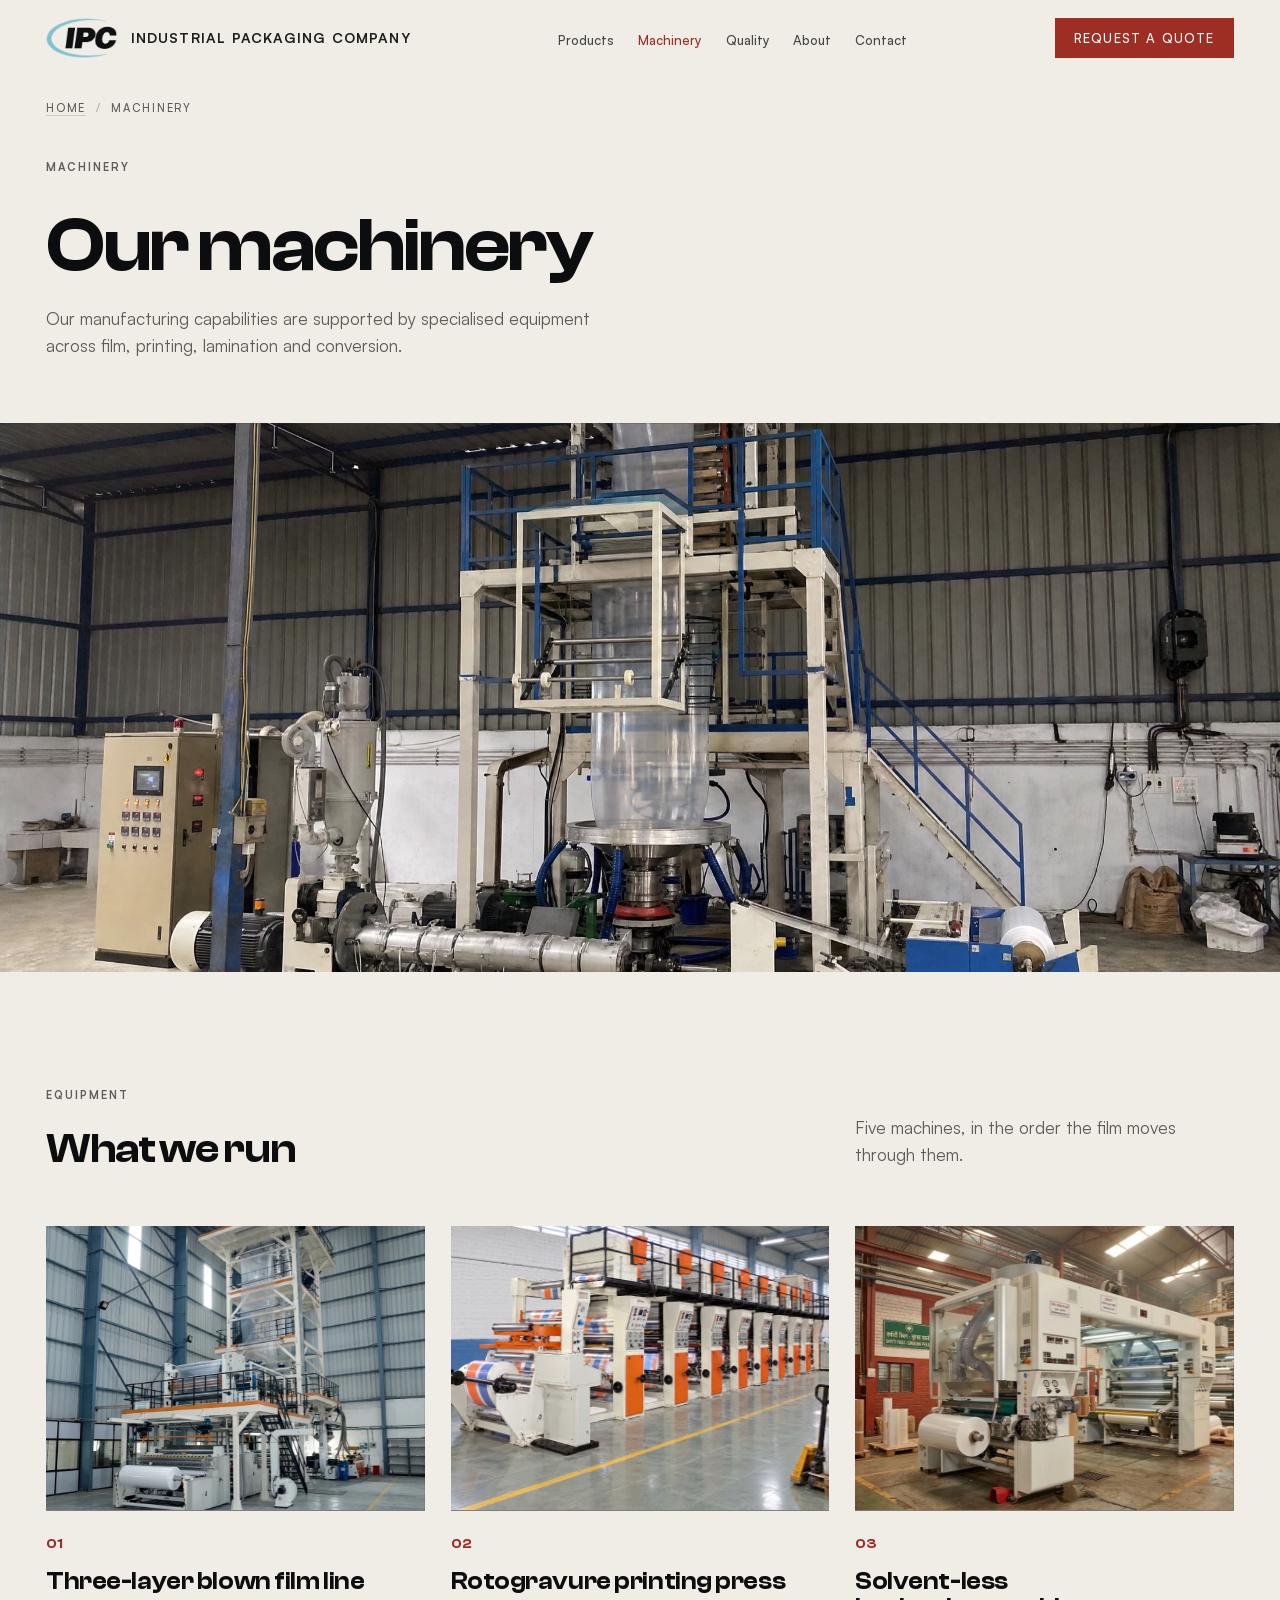
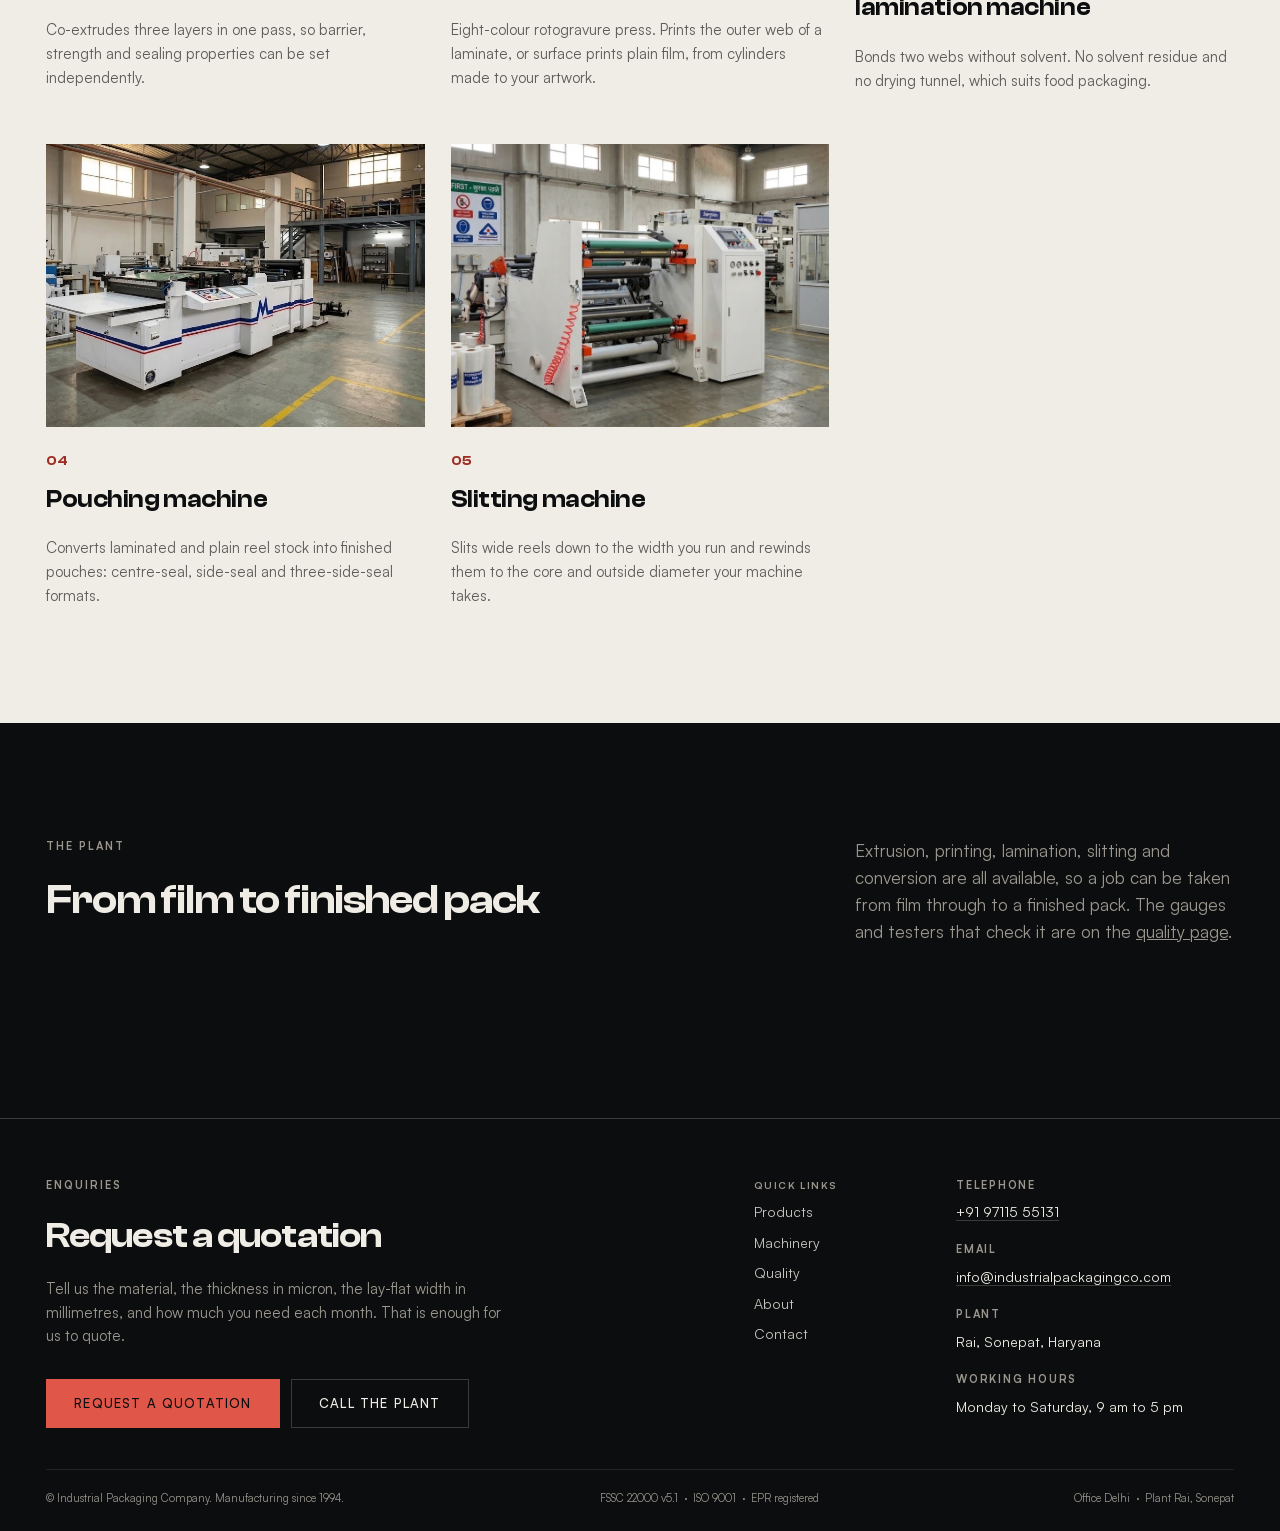
<file: machinery/index.html>
<!doctype html>
<html lang="en" data-nav="bone">
<head>
<meta charset="utf-8">
<meta name="viewport" content="width=device-width,initial-scale=1">
<title>Machinery — Extrusion, Printing, Lamination, Slitting | Industrial Packaging Company</title>
<meta name="description" content="Blown film extrusion, rotogravure printing, lamination, pouching and slitting — the equipment behind our film and flexible packaging.">
<link rel="canonical" href="https://www.industrialpackagingco.com/machinery/">
<meta property="og:type" content="website">
<meta property="og:site_name" content="Industrial Packaging Company">
<meta property="og:title" content="Machinery — Extrusion, Printing, Lamination, Slitting | Industrial Packaging Company">
<meta property="og:description" content="Blown film extrusion, rotogravure printing, lamination, pouching and slitting — the equipment behind our film and flexible packaging.">
<meta property="og:url" content="https://www.industrialpackagingco.com/machinery/">
<meta property="og:image" content="https://www.industrialpackagingco.com/assets/img/og.jpg">
<meta name="twitter:card" content="summary_large_image">
<meta name="theme-color" content="#0C0D0E">
<link rel="icon" href="/assets/img/favicon.svg" type="image/svg+xml">
<link rel="icon" href="/assets/img/icon-96.png" type="image/png" sizes="96x96">
<link rel="icon" href="/favicon.ico" sizes="48x48">
<link rel="apple-touch-icon" href="/assets/img/icon-180.png">
<link rel="preload" href="/assets/fonts/clash-600.woff2" as="font" type="font/woff2" crossorigin>
<link rel="preload" href="/assets/fonts/satoshi-400.woff2" as="font" type="font/woff2" crossorigin>
<link rel="stylesheet" href="/assets/css/main.css?v=3c1dd965">
<script>document.documentElement.className+=" js";setTimeout(function(){if(!window.__ipc)document.documentElement.classList.remove("js")},2500)</script>
<script type="application/ld+json">{"@context": "https://schema.org", "@type": "WebPage", "name": "Machinery", "url": "https://www.industrialpackagingco.com/machinery/", "description": "Extrusion, printing, lamination and conversion equipment.", "isPartOf": {"@type": "WebSite", "name": "Industrial Packaging Company", "url": "https://www.industrialpackagingco.com/"}, "about": {"@type": "Organization", "name": "Industrial Packaging Company", "telephone": "+919711555131", "email": "info@industrialpackagingco.com", "address": {"@type": "PostalAddress", "streetAddress": "Rai Industrial Estate", "addressLocality": "Sonepat", "addressRegion": "Haryana", "postalCode": "131029", "addressCountry": "IN"}}}</script><script type="application/ld+json">{"@context": "https://schema.org", "@type": "BreadcrumbList", "itemListElement": [{"@type": "ListItem", "position": 1, "name": "Home", "item": "https://www.industrialpackagingco.com/"}, {"@type": "ListItem", "position": 2, "name": "Machinery", "item": "https://www.industrialpackagingco.com/machinery/"}]}</script>
</head>
<body>
<a class="skip" href="#main">Skip to content</a>
<header class="nav" id="nav">
  <div class="nav__in">
    <a class="brand" href="/" data-brand aria-label="Industrial Packaging Company &mdash; home">
      <span class="brand__mark">
        <img class="brand__swoosh" src="/assets/img/logo-swoosh.png" alt="" width="186"
             height="105" decoding="async">
        <img class="brand__d" src="/assets/img/logo-letters-dark.png" alt="" width="186"
             height="105" decoding="async">
        <img class="brand__l" src="/assets/img/logo-letters-light.png" alt="" width="186"
             height="105" decoding="async">
      </span>
      <small>Industrial Packaging Company</small></a>
    <nav aria-label="Primary"><ul class="nav__links"><li><a href="/products/">Products</a></li><li><a href="/machinery/" aria-current="page">Machinery</a></li><li><a href="/quality/">Quality</a></li><li><a href="/about/">About</a></li><li><a href="/contact/">Contact</a></li></ul></nav>
    <a class="btn btn--fill nav__cta" href="/contact/#enquiry">Request a quote</a>
    <button class="nav__burger" type="button" aria-expanded="false" aria-controls="navpanel">
      <span class="bars" aria-hidden="true"></span><span class="txt">Menu</span>
    </button>
  </div>
  <div class="nav__panel" id="navpanel">
    <p class="nav__head">Products</p>
    <ul><li><a href="/products/#flexible-packaging">Flexible Packaging</a></li><li><a href="/products/#ldpe-films">LDPE Films</a></li><li><a href="/products/#poly-films">Poly Films</a></li><li><a href="/products/#shrink-films">Shrink Films</a></li><li><a href="/products/#laminated-films">Laminated Films</a></li><li><a href="/products/#custom-packaging">Custom Packaging</a></li></ul>
    <p class="nav__head">Company</p>
    <ul><li><a href="/machinery/">Machinery</a></li><li><a href="/quality/">Quality</a></li><li><a href="/about/">About</a></li><li><a href="/contact/">Contact</a></li></ul>
    <a class="btn btn--fill" href="/contact/#enquiry">Request a quote <span aria-hidden="true">&rarr;</span></a>
  </div>
</header><main id="main" tabindex="-1"><div class="wrap crumb-row"><p class="crumb"><a href="/">Home</a><i aria-hidden="true">/</i>Machinery</p></div>
  <section class="phead" data-tone="bone">
    <div class="wrap g12">
      <div class="c1-7">
        <p class="eyebrow">Machinery</p>
        <h1 data-rev>Our machinery</h1>
        <p class="lead" data-rev>Our manufacturing capabilities are supported by specialised equipment across film, printing, lamination and conversion.</p>
      </div>
      
    </div>
  </section>
  <figure class="plate mask swap" data-tone="ink" style="aspect-ratio:21/9">
    <!-- IMAGE SLOT extrusion-line — Blown film extrusion line — the bubble in its stabilising cage, tower and haul-off, extruder and hopper at floor level --><img src="/assets/img/extrusion-line.jpg" alt="Blown film extrusion line — the bubble in its stabilising cage, tower and haul-off, extruder and hopper at floor level" width="2200" height="1244" loading="lazy" decoding="async">
    <span class="swap__alt" aria-hidden="true"><!-- IMAGE SLOT press-hero — The press cropped to the machine alone — no pallet truck or reels at the edge --><img src="/assets/img/press-hero.jpg" alt="" width="2060" height="1744" loading="lazy" decoding="async"></span>
    
  </figure>
  <section class="sec" data-tone="bone">
    <div class="wrap">
      <div class="g12 s-head">
        <div class="c1-7"><p class="eyebrow" data-rev>Equipment</p>
          <h2 data-rev style="font-size:var(--f-l)">What we run</h2></div>
        <div class="c9-12" style="align-self:end"><p class="lead" data-rev>Five machines, in the
          order the film moves through them.</p></div>
      </div>
      <div class="mgrid">
        <div class="mcard" data-rev-group>
          <div class="mfig mask"><!-- IMAGE SLOT blown-film-line — Three-layer blown film line — bubble in the cage, tower and haul-off above, winder at floor level --><img src="/assets/img/blown-film-line.jpg" alt="Three-layer blown film line" width="1024" height="768" loading="lazy" decoding="async"></div>
          <span class="num">01</span>
          <h3>Three-layer blown film line</h3>
          <p>Co-extrudes three layers in one pass, so barrier, strength and sealing properties can be set independently.</p>
        </div>
        <div class="mcard" data-rev-group>
          <div class="mfig mask"><!-- IMAGE SLOT gravure-press — Eight-station rotogravure printing press, unwind at the near end, printed web running through --><img src="/assets/img/gravure-press.jpg" alt="Rotogravure printing press" width="1600" height="1200" loading="lazy" decoding="async"></div>
          <span class="num">02</span>
          <h3>Rotogravure printing press</h3>
          <p>Eight-colour rotogravure press. Prints the outer web of a laminate, or surface prints plain film, from cylinders made to your artwork.</p>
        </div>
        <div class="mcard" data-rev-group>
          <div class="mfig mask"><!-- IMAGE SLOT lamination-machine — Lamination machine — coating head and drying bridge, unwind reel at floor level --><img src="/assets/img/lamination-machine.jpg" alt="Solvent-less lamination machine" width="880" height="660" loading="lazy" decoding="async"></div>
          <span class="num">03</span>
          <h3>Solvent-less lamination machine</h3>
          <p>Bonds two webs without solvent. No solvent residue and no drying tunnel, which suits food packaging.</p>
        </div>
        <div class="mcard" data-rev-group>
          <div class="mfig mask"><!-- IMAGE SLOT pouch-machine — Pouching machine — reel stock into the sealing and cutting section, delivery table at the front --><img src="/assets/img/pouch-machine.jpg" alt="Pouching machine" width="770" height="578" loading="lazy" decoding="async"></div>
          <span class="num">04</span>
          <h3>Pouching machine</h3>
          <p>Converts laminated and plain reel stock into finished pouches: centre-seal, side-seal and three-side-seal formats.</p>
        </div>
        <div class="mcard" data-rev-group>
          <div class="mfig mask"><!-- IMAGE SLOT slitter — Slitting machine — slit reels on the rewind shafts, control panel alongside, finished rolls stacked --><img src="/assets/img/slitter.jpg" alt="Slitting machine" width="853" height="640" loading="lazy" decoding="async"></div>
          <span class="num">05</span>
          <h3>Slitting machine</h3>
          <p>Slits wide reels down to the width you run and rewinds them to the core and outside diameter your machine takes.</p>
        </div></div>
    </div>
  </section>
  <section class="sec" data-tone="ink" aria-labelledby="plant-h">
    <div class="wrap">
      <div class="g12 s-head">
        <div class="c1-7">
          <p class="eyebrow" data-rev>The plant</p>
          <h2 id="plant-h" data-rev style="font-size:var(--f-l)">From film to finished pack</h2>
        </div>
        <div class="c9-12" style="align-self:end"><p class="lead" data-rev>Extrusion, printing,
          lamination, slitting and conversion are all available, so a job can be taken from
          film through to a finished pack. The gauges and testers that check it are on the
          <a href="/quality/">quality page</a>.</p></div>
      </div>
    </div>
  </section></main>
<footer class="foot" data-tone="ink">
  <div class="wrap">
    <div class="g12 foot__top">
      <div class="c1-7">
        <p class="eyebrow">Enquiries</p>
        <h2 class="foot__h">Request a quotation</h2>
        <p class="lead">Tell us the material, the thickness in micron, the lay-flat width in
          millimetres, and how much you need each month. That is enough for us to quote.</p>
        <div class="btn-row" style="margin-top:2rem">
          <a class="btn btn--fill" href="/contact/#enquiry">Request a quotation</a>
          <a class="btn btn--line" href="tel:+919711555131">Call the plant</a>
        </div>
      </div>
      <div class="c8-10 foot__links">
        <span class="foot__lab">Quick links</span>
        <ul><li><a href="/products/">Products</a></li><li><a href="/machinery/">Machinery</a></li><li><a href="/quality/">Quality</a></li><li><a href="/about/">About</a></li><li><a href="/contact/">Contact</a></li></ul>
      </div>
      <div class="c10-13 foot__meta">
        <div><span>Telephone</span>
          <a href="tel:+919711555131">+91 97115 55131</a></div>
        <div><span>Email</span>
          <a href="mailto:info@industrialpackagingco.com">info@industrialpackagingco.com</a></div>
        <div><span>Plant</span>Rai, Sonepat, Haryana</div>
        <div><span>Working hours</span>Monday to Saturday, 9 am to 5 pm</div>
      </div>
    </div>
    <div class="foot__base">
      <span>&copy; Industrial Packaging Company. Manufacturing since 1994.</span>
      <span>FSSC 22000 v5.1 &nbsp;·&nbsp; ISO 9001 &nbsp;·&nbsp; EPR registered</span>
      <span>Office Delhi &nbsp;·&nbsp; Plant Rai, Sonepat</span>
    </div>
  </div>
</footer>
<script src="/assets/js/vendor/lenis.min.js" defer></script>
<script src="/assets/js/vendor/gsap.min.js" defer></script>
<script src="/assets/js/vendor/ScrollTrigger.min.js" defer></script>
<script src="/assets/js/main.js?v=6e0a638b" defer></script>
</body></html>
</file>
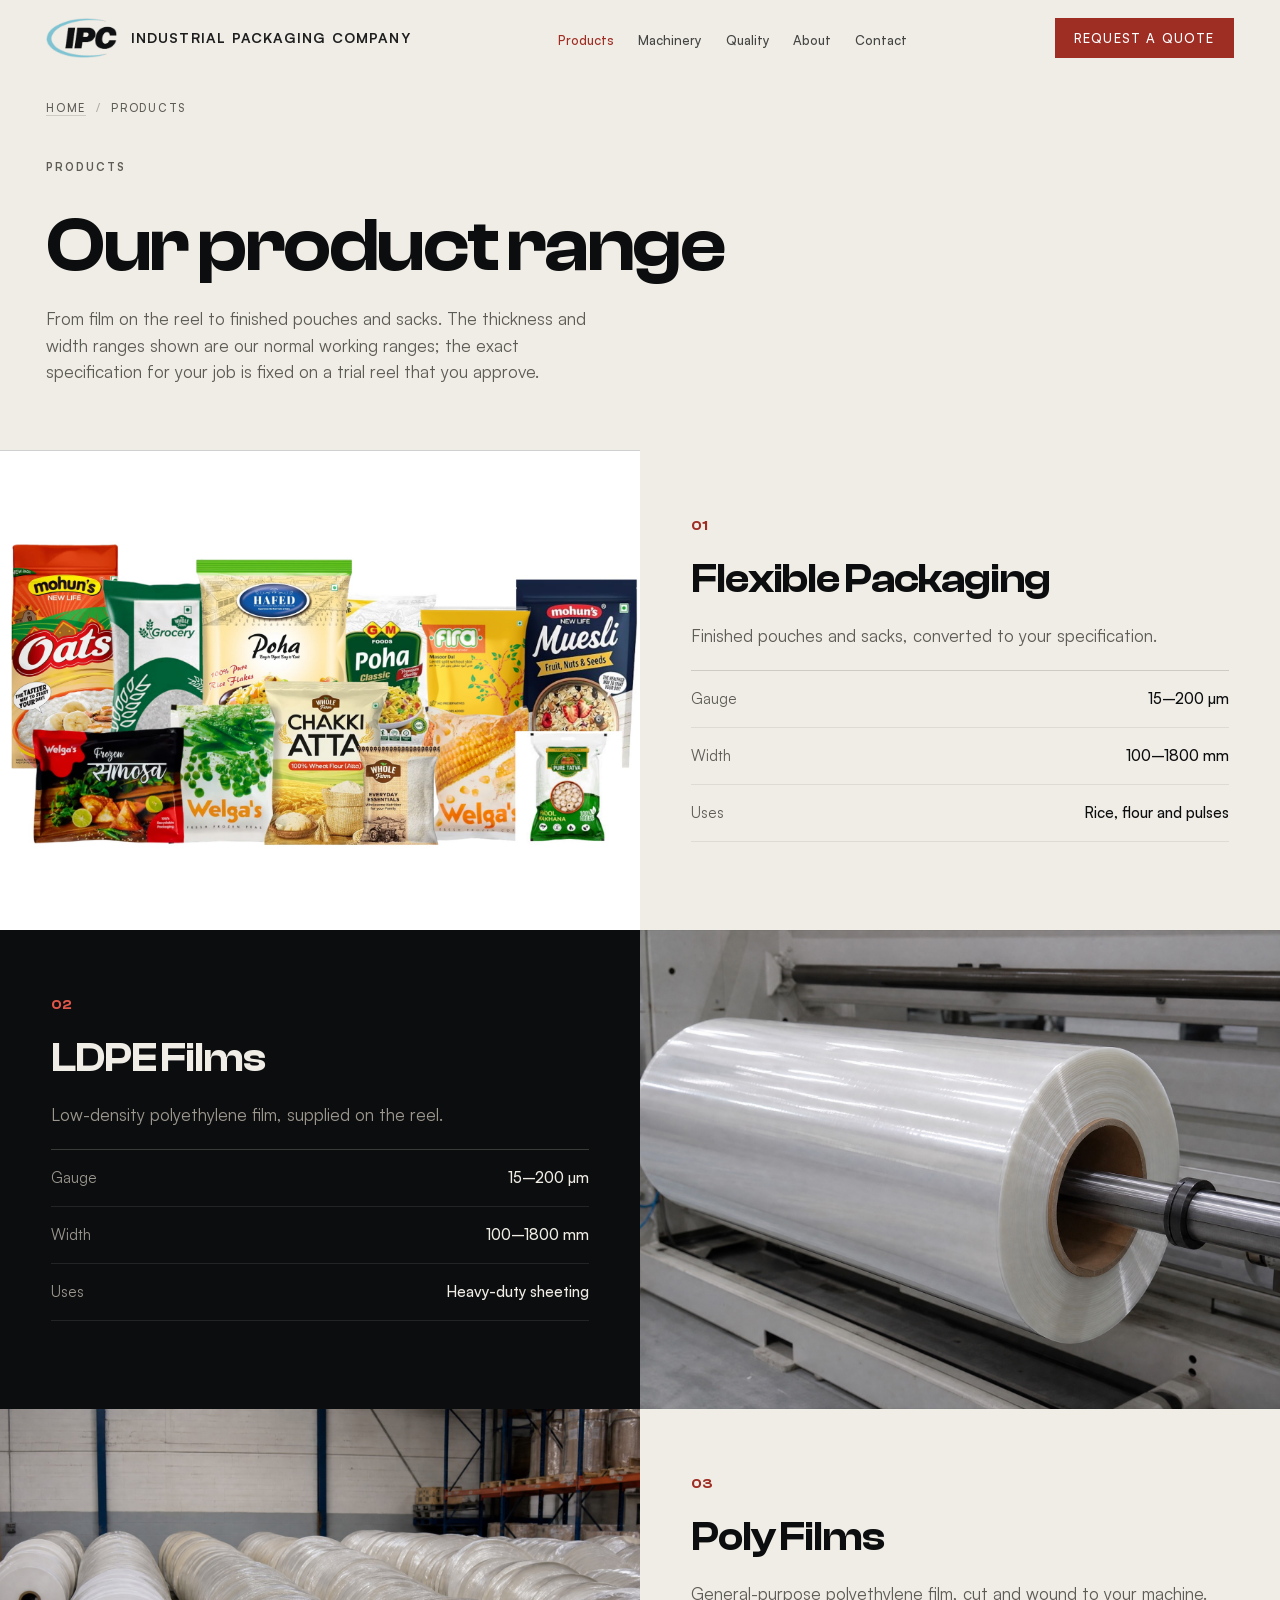
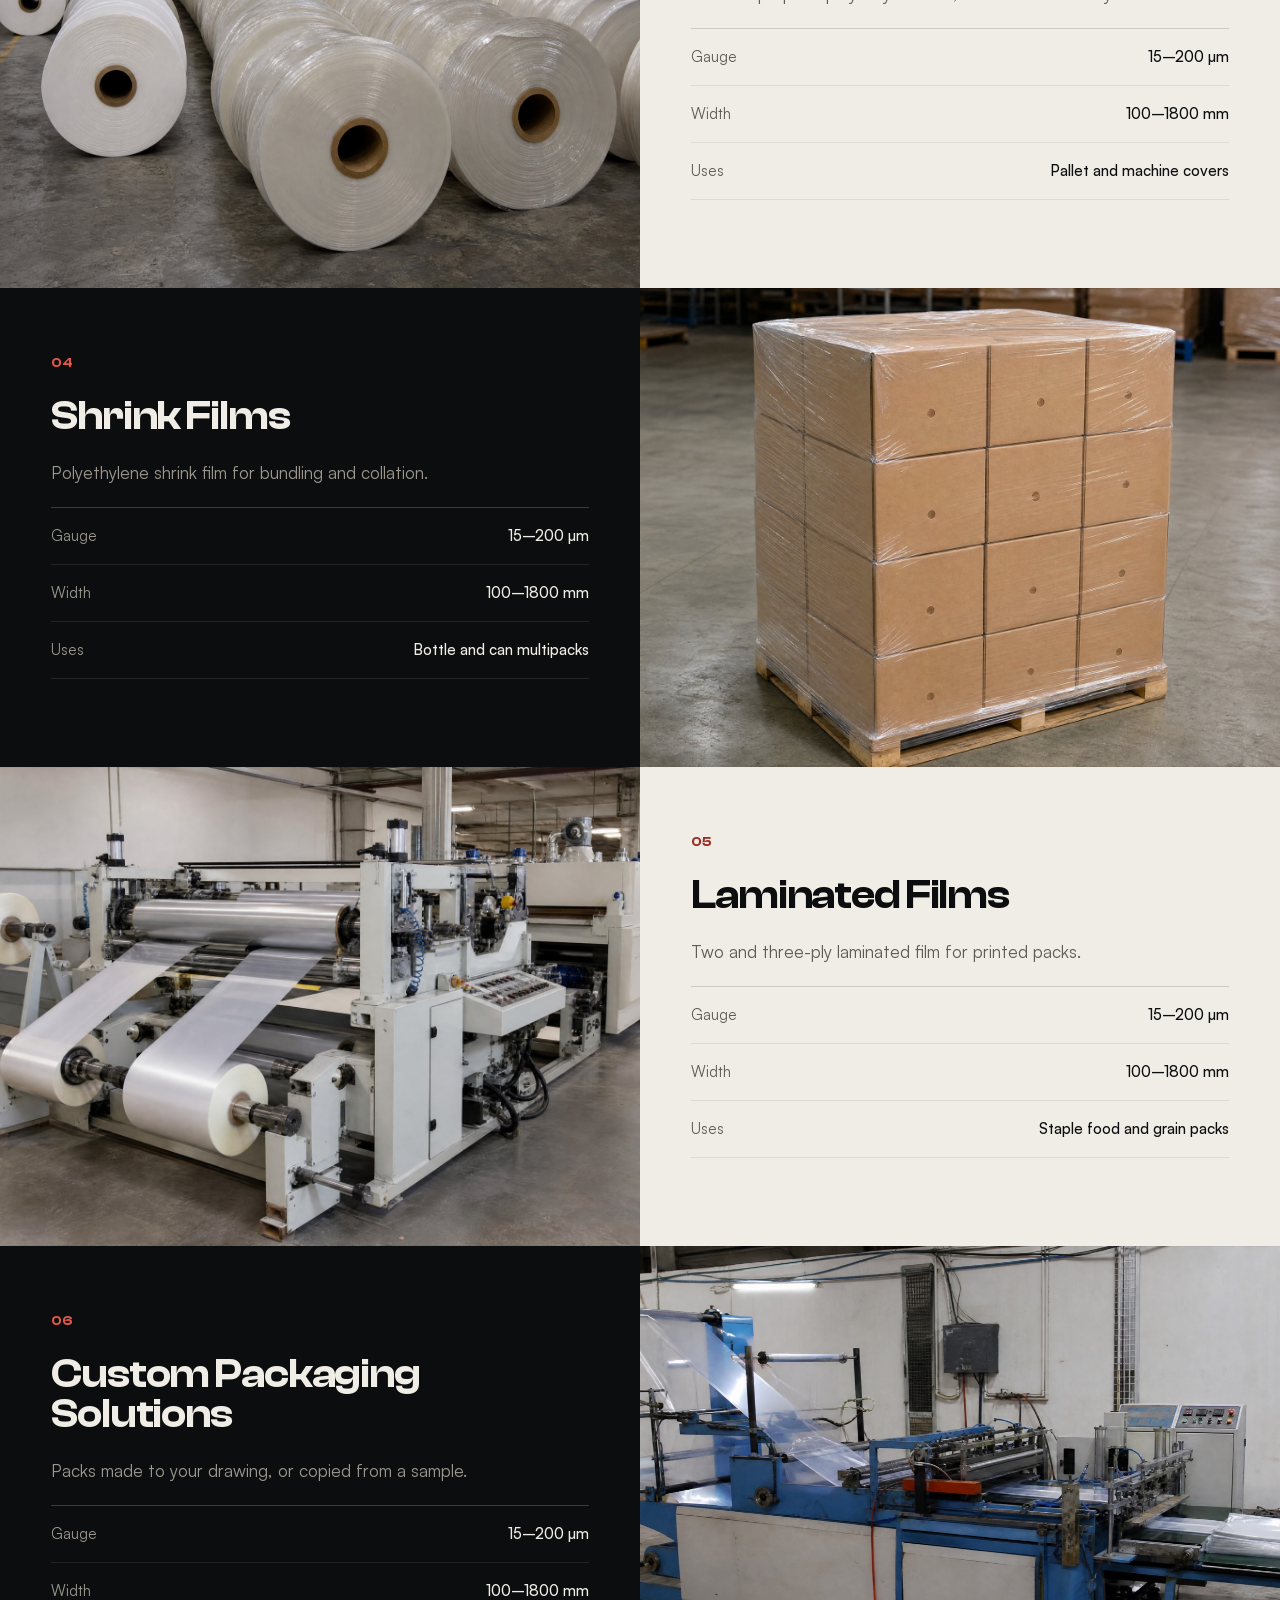
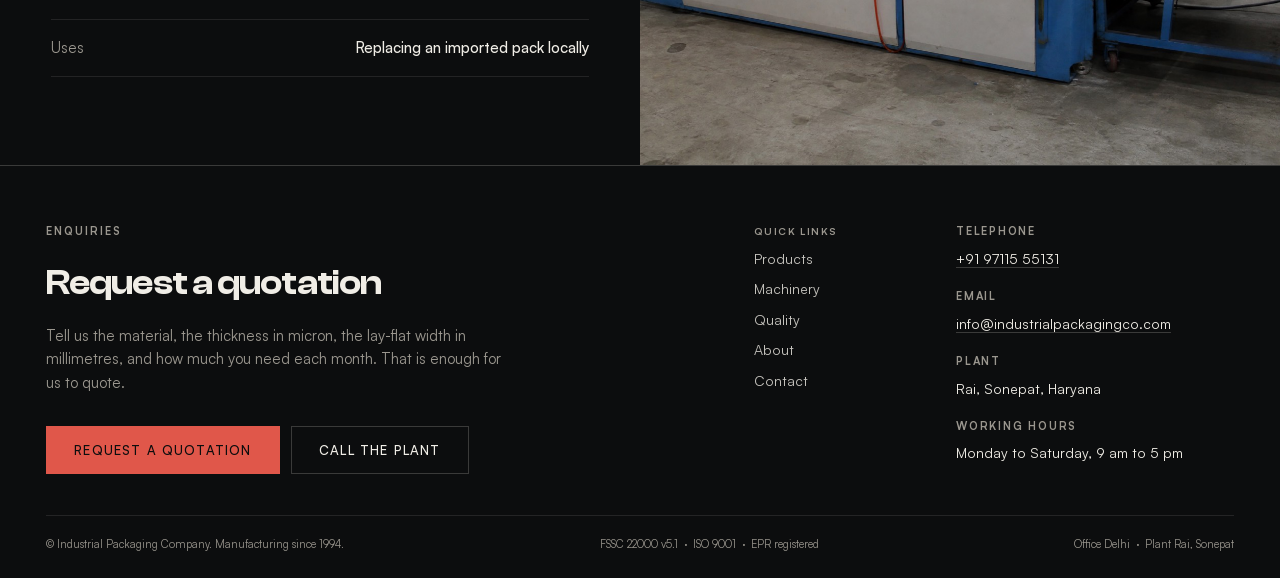
<file: products/index.html>
<!doctype html>
<html lang="en" data-nav="bone">
<head>
<meta charset="utf-8">
<meta name="viewport" content="width=device-width,initial-scale=1">
<title>Products — Film, Shrink, Laminate, Pouches and Sacks | Industrial Packaging Company</title>
<meta name="description" content="LDPE films, poly films, shrink films, laminated films, flexible packaging and custom packaging to your specification.">
<link rel="canonical" href="https://www.industrialpackagingco.com/products/">
<meta property="og:type" content="website">
<meta property="og:site_name" content="Industrial Packaging Company">
<meta property="og:title" content="Products — Film, Shrink, Laminate, Pouches and Sacks | Industrial Packaging Company">
<meta property="og:description" content="LDPE films, poly films, shrink films, laminated films, flexible packaging and custom packaging to your specification.">
<meta property="og:url" content="https://www.industrialpackagingco.com/products/">
<meta property="og:image" content="https://www.industrialpackagingco.com/assets/img/og.jpg">
<meta name="twitter:card" content="summary_large_image">
<meta name="theme-color" content="#0C0D0E">
<link rel="icon" href="/assets/img/favicon.svg" type="image/svg+xml">
<link rel="icon" href="/assets/img/icon-96.png" type="image/png" sizes="96x96">
<link rel="icon" href="/favicon.ico" sizes="48x48">
<link rel="apple-touch-icon" href="/assets/img/icon-180.png">
<link rel="preload" href="/assets/fonts/clash-600.woff2" as="font" type="font/woff2" crossorigin>
<link rel="preload" href="/assets/fonts/satoshi-400.woff2" as="font" type="font/woff2" crossorigin>
<link rel="stylesheet" href="/assets/css/main.css?v=3c1dd965">
<script>document.documentElement.className+=" js";setTimeout(function(){if(!window.__ipc)document.documentElement.classList.remove("js")},2500)</script>
<script type="application/ld+json">{"@context": "https://schema.org", "@type": "CollectionPage", "name": "Products", "url": "https://www.industrialpackagingco.com/products/", "isPartOf": {"@type": "WebSite", "name": "Industrial Packaging Company", "url": "https://www.industrialpackagingco.com/"}, "mainEntity": {"@type": "ItemList", "numberOfItems": 6, "itemListElement": [{"@type": "ListItem", "position": 1, "name": "Flexible Packaging", "url": "https://www.industrialpackagingco.com/products/#flexible-packaging"}, {"@type": "ListItem", "position": 2, "name": "LDPE Films", "url": "https://www.industrialpackagingco.com/products/#ldpe-films"}, {"@type": "ListItem", "position": 3, "name": "Poly Films", "url": "https://www.industrialpackagingco.com/products/#poly-films"}, {"@type": "ListItem", "position": 4, "name": "Shrink Films", "url": "https://www.industrialpackagingco.com/products/#shrink-films"}, {"@type": "ListItem", "position": 5, "name": "Laminated Films", "url": "https://www.industrialpackagingco.com/products/#laminated-films"}, {"@type": "ListItem", "position": 6, "name": "Custom Packaging Solutions", "url": "https://www.industrialpackagingco.com/products/#custom-packaging"}]}}</script><script type="application/ld+json">{"@context": "https://schema.org", "@type": "BreadcrumbList", "itemListElement": [{"@type": "ListItem", "position": 1, "name": "Home", "item": "https://www.industrialpackagingco.com/"}, {"@type": "ListItem", "position": 2, "name": "Products", "item": "https://www.industrialpackagingco.com/products/"}]}</script>
</head>
<body>
<a class="skip" href="#main">Skip to content</a>
<header class="nav" id="nav">
  <div class="nav__in">
    <a class="brand" href="/" data-brand aria-label="Industrial Packaging Company &mdash; home">
      <span class="brand__mark">
        <img class="brand__swoosh" src="/assets/img/logo-swoosh.png" alt="" width="186"
             height="105" decoding="async">
        <img class="brand__d" src="/assets/img/logo-letters-dark.png" alt="" width="186"
             height="105" decoding="async">
        <img class="brand__l" src="/assets/img/logo-letters-light.png" alt="" width="186"
             height="105" decoding="async">
      </span>
      <small>Industrial Packaging Company</small></a>
    <nav aria-label="Primary"><ul class="nav__links"><li><a href="/products/" aria-current="page">Products</a></li><li><a href="/machinery/">Machinery</a></li><li><a href="/quality/">Quality</a></li><li><a href="/about/">About</a></li><li><a href="/contact/">Contact</a></li></ul></nav>
    <a class="btn btn--fill nav__cta" href="/contact/#enquiry">Request a quote</a>
    <button class="nav__burger" type="button" aria-expanded="false" aria-controls="navpanel">
      <span class="bars" aria-hidden="true"></span><span class="txt">Menu</span>
    </button>
  </div>
  <div class="nav__panel" id="navpanel">
    <p class="nav__head">Products</p>
    <ul><li><a href="/products/#flexible-packaging">Flexible Packaging</a></li><li><a href="/products/#ldpe-films">LDPE Films</a></li><li><a href="/products/#poly-films">Poly Films</a></li><li><a href="/products/#shrink-films">Shrink Films</a></li><li><a href="/products/#laminated-films">Laminated Films</a></li><li><a href="/products/#custom-packaging">Custom Packaging</a></li></ul>
    <p class="nav__head">Company</p>
    <ul><li><a href="/machinery/">Machinery</a></li><li><a href="/quality/">Quality</a></li><li><a href="/about/">About</a></li><li><a href="/contact/">Contact</a></li></ul>
    <a class="btn btn--fill" href="/contact/#enquiry">Request a quote <span aria-hidden="true">&rarr;</span></a>
  </div>
</header><main id="main" tabindex="-1"><div class="wrap crumb-row"><p class="crumb"><a href="/">Home</a><i aria-hidden="true">/</i>Products</p></div>
  <section class="phead" data-tone="bone">
    <div class="wrap g12">
      <div class="c1-7">
        <p class="eyebrow">Products</p>
        <h1 data-rev>Our product range</h1>
        <p class="lead" data-rev>From film on the reel to finished pouches and sacks. The thickness and width ranges shown are our normal working ranges; the exact specification for your job is fixed on a trial reel that you approve.</p>
      </div>
      
    </div>
  </section>
      <div class="blk" id="flexible-packaging" data-tone="bone">
        <div class="blk__fig mask"><!-- IMAGE SLOT flexible-packaging — Family shot of twelve printed packs on white — oats, muesli, two pohas, flour, sugar, dal, makhana, frozen samosa, peas and corn --><img src="/assets/img/flexible-packaging.jpg" alt="Flexible Packaging" width="1800" height="1350" loading="lazy" decoding="async"></div>
        <div class="blk__txt" data-rev-group>
          <span class="num">01</span>
          <h2 style="font-size:var(--f-l)">Flexible Packaging</h2>
          <p class="lead" style="margin-bottom:1.25rem">Finished pouches and sacks, converted to your specification.</p>
          <ul class="facts" style="border-top:1px solid var(--rule);margin-bottom:1.5rem">
            <li><span>Gauge</span><b>15–200 µm</b></li>
            <li><span>Width</span><b>100–1800 mm</b></li>
            <li><span>Uses</span><b>Rice, flour and pulses</b></li>
          </ul>
        </div>
      </div>
      <div class="blk blk--flip" id="ldpe-films" data-tone="ink">
        <div class="blk__fig mask"><!-- IMAGE SLOT film-roll — A wound roll of clear film on a rewinder shaft, cut edge and core visible --><img src="/assets/img/film-roll.jpg" alt="LDPE Films" width="1800" height="1344" loading="lazy" decoding="async"></div>
        <div class="blk__txt" data-rev-group>
          <span class="num">02</span>
          <h2 style="font-size:var(--f-l)">LDPE Films</h2>
          <p class="lead" style="margin-bottom:1.25rem">Low-density polyethylene film, supplied on the reel.</p>
          <ul class="facts" style="border-top:1px solid var(--rule);margin-bottom:1.5rem">
            <li><span>Gauge</span><b>15–200 µm</b></li>
            <li><span>Width</span><b>100–1800 mm</b></li>
            <li><span>Uses</span><b>Heavy-duty sheeting</b></li>
          </ul>
        </div>
      </div>
      <div class="blk" id="poly-films" data-tone="bone">
        <div class="blk__fig mask"><!-- IMAGE SLOT reel-bay — Finished reels stood on end in the storage bay, receding in rows --><img src="/assets/img/reel-bay.jpg" alt="Poly Films" width="2200" height="1244" loading="lazy" decoding="async"></div>
        <div class="blk__txt" data-rev-group>
          <span class="num">03</span>
          <h2 style="font-size:var(--f-l)">Poly Films</h2>
          <p class="lead" style="margin-bottom:1.25rem">General-purpose polyethylene film, cut and wound to your machine.</p>
          <ul class="facts" style="border-top:1px solid var(--rule);margin-bottom:1.5rem">
            <li><span>Gauge</span><b>15–200 µm</b></li>
            <li><span>Width</span><b>100–1800 mm</b></li>
            <li><span>Uses</span><b>Pallet and machine covers</b></li>
          </ul>
        </div>
      </div>
      <div class="blk blk--flip" id="shrink-films" data-tone="ink">
        <div class="blk__fig mask"><!-- IMAGE SLOT shrink — Cartons collated on a pallet under heat-shrunk film, corners drawn tight --><img src="/assets/img/shrink.jpg" alt="Shrink Films" width="1500" height="1120" loading="lazy" decoding="async"></div>
        <div class="blk__txt" data-rev-group>
          <span class="num">04</span>
          <h2 style="font-size:var(--f-l)">Shrink Films</h2>
          <p class="lead" style="margin-bottom:1.25rem">Polyethylene shrink film for bundling and collation.</p>
          <ul class="facts" style="border-top:1px solid var(--rule);margin-bottom:1.5rem">
            <li><span>Gauge</span><b>15–200 µm</b></li>
            <li><span>Width</span><b>100–1800 mm</b></li>
            <li><span>Uses</span><b>Bottle and can multipacks</b></li>
          </ul>
        </div>
      </div>
      <div class="blk" id="laminated-films" data-tone="bone">
        <div class="blk__fig mask"><!-- IMAGE SLOT laminator — Laminating machine — two webs converging at the nip, unwind stands behind --><img src="/assets/img/laminator.jpg" alt="Laminated Films" width="1800" height="1018" loading="lazy" decoding="async"></div>
        <div class="blk__txt" data-rev-group>
          <span class="num">05</span>
          <h2 style="font-size:var(--f-l)">Laminated Films</h2>
          <p class="lead" style="margin-bottom:1.25rem">Two and three-ply laminated film for printed packs.</p>
          <ul class="facts" style="border-top:1px solid var(--rule);margin-bottom:1.5rem">
            <li><span>Gauge</span><b>15–200 µm</b></li>
            <li><span>Width</span><b>100–1800 mm</b></li>
            <li><span>Uses</span><b>Staple food and grain packs</b></li>
          </ul>
        </div>
      </div>
      <div class="blk blk--flip" id="custom-packaging" data-tone="ink">
        <div class="blk__fig mask"><!-- IMAGE SLOT bag-machine — Bag making machine — film web through the sealing bar, finished bags stacking --><img src="/assets/img/bag-machine.jpg" alt="Custom Packaging Solutions" width="1800" height="1018" loading="lazy" decoding="async"></div>
        <div class="blk__txt" data-rev-group>
          <span class="num">06</span>
          <h2 style="font-size:var(--f-l)">Custom Packaging Solutions</h2>
          <p class="lead" style="margin-bottom:1.25rem">Packs made to your drawing, or copied from a sample.</p>
          <ul class="facts" style="border-top:1px solid var(--rule);margin-bottom:1.5rem">
            <li><span>Gauge</span><b>15–200 µm</b></li>
            <li><span>Width</span><b>100–1800 mm</b></li>
            <li><span>Uses</span><b>Replacing an imported pack locally</b></li>
          </ul>
        </div>
      </div></main>
<footer class="foot" data-tone="ink">
  <div class="wrap">
    <div class="g12 foot__top">
      <div class="c1-7">
        <p class="eyebrow">Enquiries</p>
        <h2 class="foot__h">Request a quotation</h2>
        <p class="lead">Tell us the material, the thickness in micron, the lay-flat width in
          millimetres, and how much you need each month. That is enough for us to quote.</p>
        <div class="btn-row" style="margin-top:2rem">
          <a class="btn btn--fill" href="/contact/#enquiry">Request a quotation</a>
          <a class="btn btn--line" href="tel:+919711555131">Call the plant</a>
        </div>
      </div>
      <div class="c8-10 foot__links">
        <span class="foot__lab">Quick links</span>
        <ul><li><a href="/products/">Products</a></li><li><a href="/machinery/">Machinery</a></li><li><a href="/quality/">Quality</a></li><li><a href="/about/">About</a></li><li><a href="/contact/">Contact</a></li></ul>
      </div>
      <div class="c10-13 foot__meta">
        <div><span>Telephone</span>
          <a href="tel:+919711555131">+91 97115 55131</a></div>
        <div><span>Email</span>
          <a href="mailto:info@industrialpackagingco.com">info@industrialpackagingco.com</a></div>
        <div><span>Plant</span>Rai, Sonepat, Haryana</div>
        <div><span>Working hours</span>Monday to Saturday, 9 am to 5 pm</div>
      </div>
    </div>
    <div class="foot__base">
      <span>&copy; Industrial Packaging Company. Manufacturing since 1994.</span>
      <span>FSSC 22000 v5.1 &nbsp;·&nbsp; ISO 9001 &nbsp;·&nbsp; EPR registered</span>
      <span>Office Delhi &nbsp;·&nbsp; Plant Rai, Sonepat</span>
    </div>
  </div>
</footer>
<script src="/assets/js/vendor/lenis.min.js" defer></script>
<script src="/assets/js/vendor/gsap.min.js" defer></script>
<script src="/assets/js/vendor/ScrollTrigger.min.js" defer></script>
<script src="/assets/js/main.js?v=6e0a638b" defer></script>
</body></html>
</file>
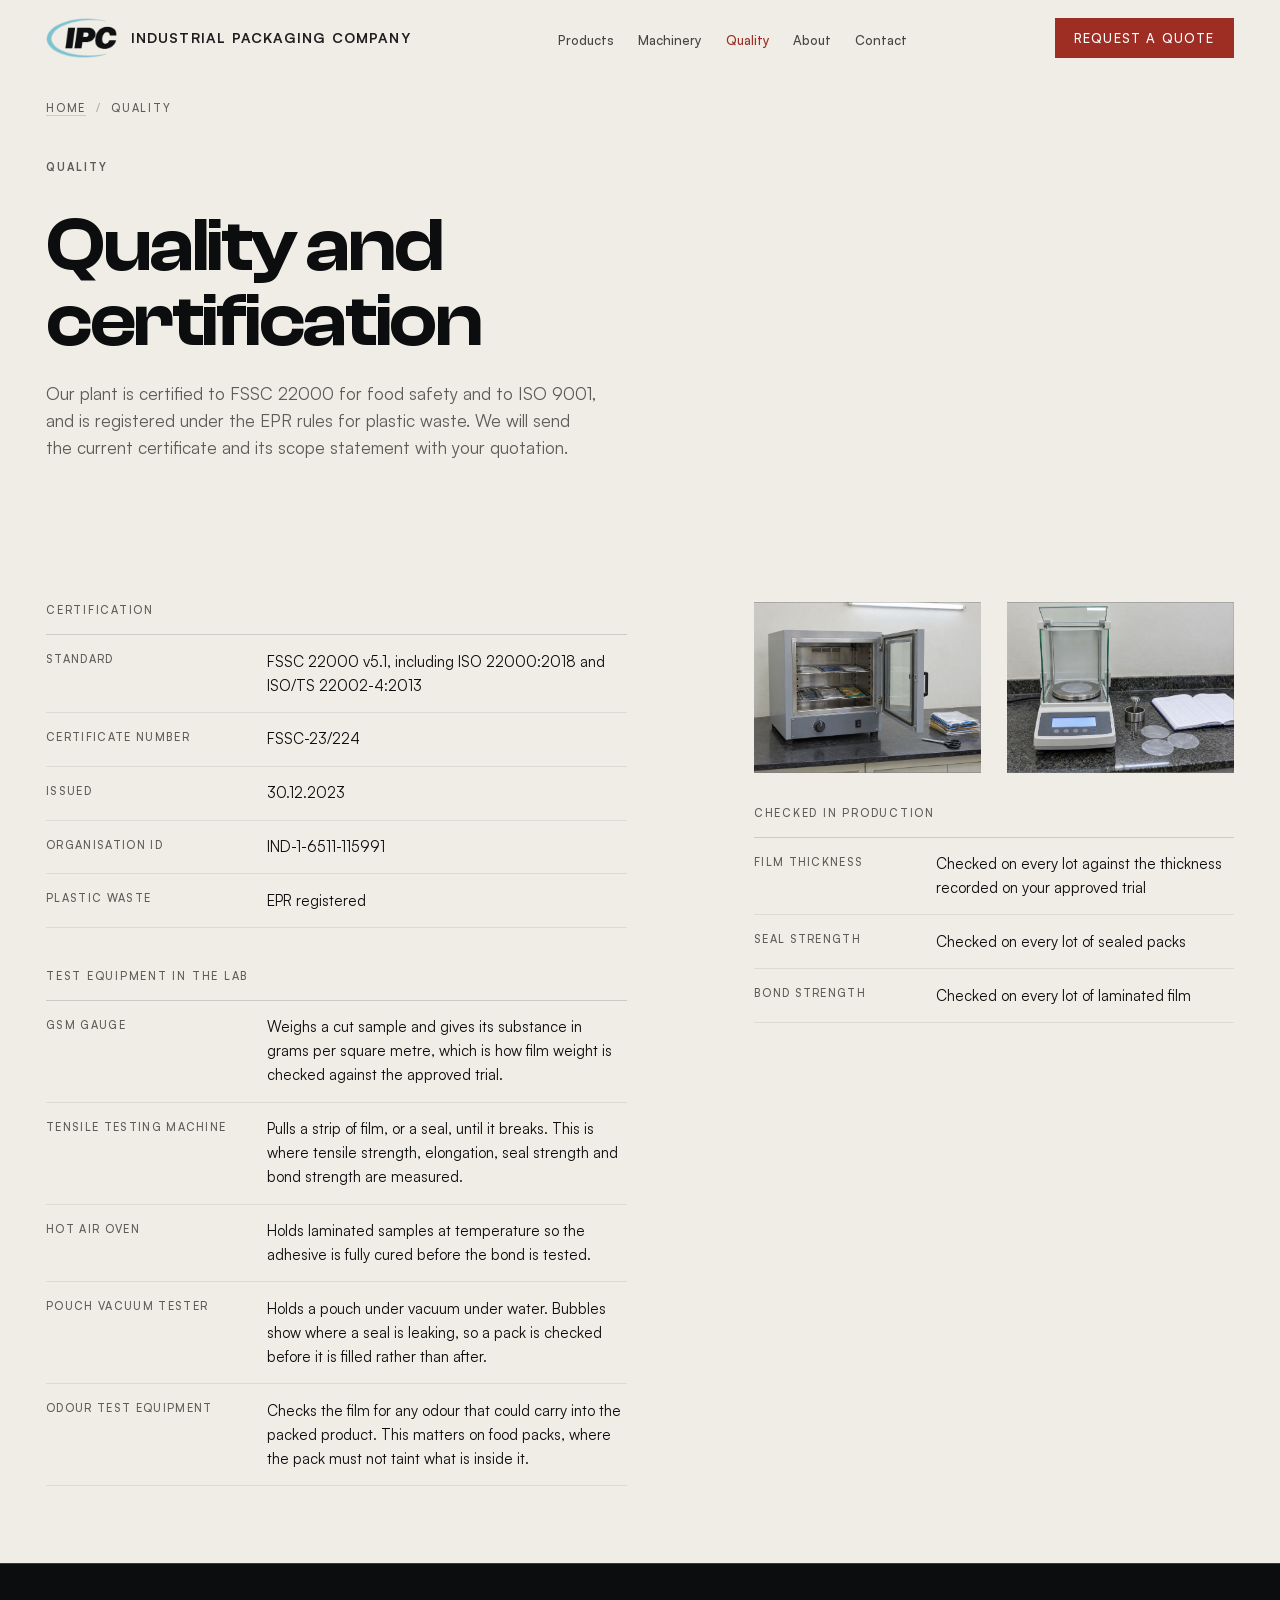
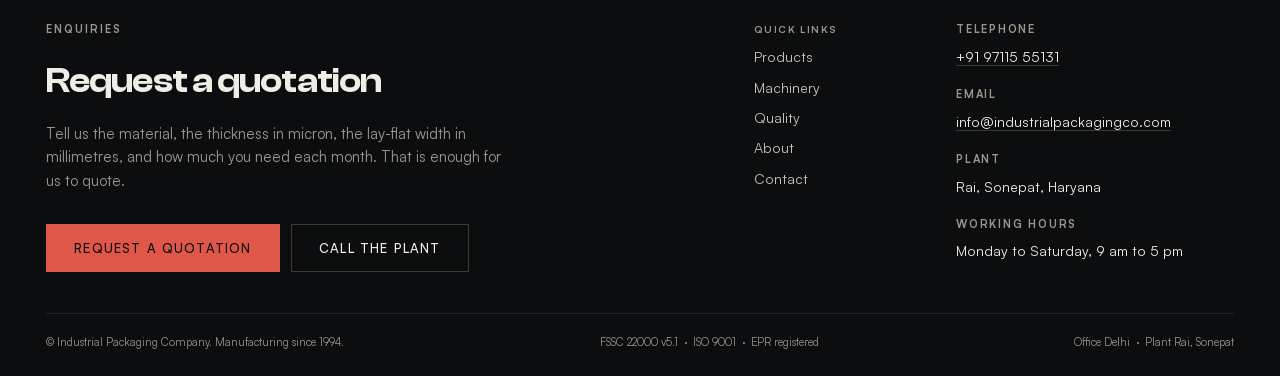
<file: quality/index.html>
<!doctype html>
<html lang="en" data-nav="bone">
<head>
<meta charset="utf-8">
<meta name="viewport" content="width=device-width,initial-scale=1">
<title>Quality — FSSC 22000 and ISO 9001 Certified | Industrial Packaging Company</title>
<meta name="description" content="FSSC 22000 v5.1 certificate FSSC-23/224 issued by RINA, valid to 29.12.2026, plus ISO 9001 and EPR registration. Gauge, seal and bond strength checked per lot.">
<link rel="canonical" href="https://www.industrialpackagingco.com/quality/">
<meta property="og:type" content="website">
<meta property="og:site_name" content="Industrial Packaging Company">
<meta property="og:title" content="Quality — FSSC 22000 and ISO 9001 Certified | Industrial Packaging Company">
<meta property="og:description" content="FSSC 22000 v5.1 certificate FSSC-23/224 issued by RINA, valid to 29.12.2026, plus ISO 9001 and EPR registration. Gauge, seal and bond strength checked per lot.">
<meta property="og:url" content="https://www.industrialpackagingco.com/quality/">
<meta property="og:image" content="https://www.industrialpackagingco.com/assets/img/og.jpg">
<meta name="twitter:card" content="summary_large_image">
<meta name="theme-color" content="#0C0D0E">
<link rel="icon" href="/assets/img/favicon.svg" type="image/svg+xml">
<link rel="icon" href="/assets/img/icon-96.png" type="image/png" sizes="96x96">
<link rel="icon" href="/favicon.ico" sizes="48x48">
<link rel="apple-touch-icon" href="/assets/img/icon-180.png">
<link rel="preload" href="/assets/fonts/clash-600.woff2" as="font" type="font/woff2" crossorigin>
<link rel="preload" href="/assets/fonts/satoshi-400.woff2" as="font" type="font/woff2" crossorigin>
<link rel="stylesheet" href="/assets/css/main.css?v=3c1dd965">
<script>document.documentElement.className+=" js";setTimeout(function(){if(!window.__ipc)document.documentElement.classList.remove("js")},2500)</script>
<script type="application/ld+json">{"@context": "https://schema.org", "@type": "WebPage", "name": "Quality", "url": "https://www.industrialpackagingco.com/quality/", "description": "Certification and in-production checks.", "isPartOf": {"@type": "WebSite", "name": "Industrial Packaging Company", "url": "https://www.industrialpackagingco.com/"}, "about": {"@type": "Organization", "name": "Industrial Packaging Company", "telephone": "+919711555131", "email": "info@industrialpackagingco.com", "address": {"@type": "PostalAddress", "streetAddress": "Rai Industrial Estate", "addressLocality": "Sonepat", "addressRegion": "Haryana", "postalCode": "131029", "addressCountry": "IN"}}}</script><script type="application/ld+json">{"@context": "https://schema.org", "@type": "BreadcrumbList", "itemListElement": [{"@type": "ListItem", "position": 1, "name": "Home", "item": "https://www.industrialpackagingco.com/"}, {"@type": "ListItem", "position": 2, "name": "Quality", "item": "https://www.industrialpackagingco.com/quality/"}]}</script>
</head>
<body>
<a class="skip" href="#main">Skip to content</a>
<header class="nav" id="nav">
  <div class="nav__in">
    <a class="brand" href="/" data-brand aria-label="Industrial Packaging Company &mdash; home">
      <span class="brand__mark">
        <img class="brand__swoosh" src="/assets/img/logo-swoosh.png" alt="" width="186"
             height="105" decoding="async">
        <img class="brand__d" src="/assets/img/logo-letters-dark.png" alt="" width="186"
             height="105" decoding="async">
        <img class="brand__l" src="/assets/img/logo-letters-light.png" alt="" width="186"
             height="105" decoding="async">
      </span>
      <small>Industrial Packaging Company</small></a>
    <nav aria-label="Primary"><ul class="nav__links"><li><a href="/products/">Products</a></li><li><a href="/machinery/">Machinery</a></li><li><a href="/quality/" aria-current="page">Quality</a></li><li><a href="/about/">About</a></li><li><a href="/contact/">Contact</a></li></ul></nav>
    <a class="btn btn--fill nav__cta" href="/contact/#enquiry">Request a quote</a>
    <button class="nav__burger" type="button" aria-expanded="false" aria-controls="navpanel">
      <span class="bars" aria-hidden="true"></span><span class="txt">Menu</span>
    </button>
  </div>
  <div class="nav__panel" id="navpanel">
    <p class="nav__head">Products</p>
    <ul><li><a href="/products/#flexible-packaging">Flexible Packaging</a></li><li><a href="/products/#ldpe-films">LDPE Films</a></li><li><a href="/products/#poly-films">Poly Films</a></li><li><a href="/products/#shrink-films">Shrink Films</a></li><li><a href="/products/#laminated-films">Laminated Films</a></li><li><a href="/products/#custom-packaging">Custom Packaging</a></li></ul>
    <p class="nav__head">Company</p>
    <ul><li><a href="/machinery/">Machinery</a></li><li><a href="/quality/">Quality</a></li><li><a href="/about/">About</a></li><li><a href="/contact/">Contact</a></li></ul>
    <a class="btn btn--fill" href="/contact/#enquiry">Request a quote <span aria-hidden="true">&rarr;</span></a>
  </div>
</header><main id="main" tabindex="-1"><div class="wrap crumb-row"><p class="crumb"><a href="/">Home</a><i aria-hidden="true">/</i>Quality</p></div>
  <section class="phead" data-tone="bone">
    <div class="wrap g12">
      <div class="c1-7">
        <p class="eyebrow">Quality</p>
        <h1 data-rev>Quality and certification</h1>
        <p class="lead" data-rev>Our plant is certified to FSSC 22000 for food safety and to ISO 9001, and is registered under the EPR rules for plastic waste. We will send the current certificate and its scope statement with your quotation.</p>
      </div>
      
    </div>
  </section>
  <section class="sec sec--sm" data-tone="bone">
    <div class="wrap g12" style="row-gap:3rem">
      <div class="c1-6">
        <table class="dt" data-rev style="margin-bottom:2.5rem">
          <caption>Certification</caption><tbody><tr><th scope="row">Standard</th><td>FSSC 22000 v5.1, including ISO 22000:2018 and ISO/TS 22002-4:2013</td></tr><tr><th scope="row">Certificate number</th><td>FSSC-23/224</td></tr><tr><th scope="row">Issued</th><td>30.12.2023</td></tr><tr><th scope="row">Organisation ID</th><td>IND-1-6511-115991</td></tr><tr><th scope="row">Plastic waste</th><td>EPR registered</td></tr></tbody></table>
        <table class="dt" data-rev>
          <caption>Test equipment in the lab</caption><tbody><tr><th scope="row">GSM gauge</th><td>Weighs a cut sample and gives its substance in grams per square metre, which is how film weight is checked against the approved trial.</td></tr><tr><th scope="row">Tensile testing machine</th><td>Pulls a strip of film, or a seal, until it breaks. This is where tensile strength, elongation, seal strength and bond strength are measured.</td></tr><tr><th scope="row">Hot air oven</th><td>Holds laminated samples at temperature so the adhesive is fully cured before the bond is tested.</td></tr><tr><th scope="row">Pouch vacuum tester</th><td>Holds a pouch under vacuum under water. Bubbles show where a seal is leaking, so a pack is checked before it is filled rather than after.</td></tr><tr><th scope="row">Odour test equipment</th><td>Checks the film for any odour that could carry into the packed product. This matters on food packs, where the pack must not taint what is inside it.</td></tr></tbody></table>
      </div>
      <div class="c8-12">
        <div class="qcpair" data-rev-group style="margin-bottom:2rem">
          <figure class="plate mask"><!-- IMAGE SLOT qc-oven — Hot air oven in the quality lab, laminate samples curing on the shelves --><img src="/assets/img/qc-oven.jpg" alt="Hot air oven in the quality lab, laminate samples curing on the shelves" width="1400" height="1045" loading="lazy" decoding="async"></figure>
          <figure class="plate mask"><!-- IMAGE SLOT qc-balance — Precision balance with a cut disc of film on the pan, sample cutter and record book beside it --><img src="/assets/img/qc-balance.jpg" alt="Precision balance with a cut disc of film on the pan, sample cutter and record book beside it" width="1400" height="1045" loading="lazy" decoding="async"></figure>
        </div>
        <table class="dt" data-rev style="margin-bottom:2.5rem">
          <caption>Checked in production</caption><tbody><tr><th scope="row">Film thickness</th><td>Checked on every lot against the thickness recorded on your approved trial</td></tr><tr><th scope="row">Seal strength</th><td>Checked on every lot of sealed packs</td></tr><tr><th scope="row">Bond strength</th><td>Checked on every lot of laminated film</td></tr></tbody></table>
      </div>
    </div>
  </section></main>
<footer class="foot" data-tone="ink">
  <div class="wrap">
    <div class="g12 foot__top">
      <div class="c1-7">
        <p class="eyebrow">Enquiries</p>
        <h2 class="foot__h">Request a quotation</h2>
        <p class="lead">Tell us the material, the thickness in micron, the lay-flat width in
          millimetres, and how much you need each month. That is enough for us to quote.</p>
        <div class="btn-row" style="margin-top:2rem">
          <a class="btn btn--fill" href="/contact/#enquiry">Request a quotation</a>
          <a class="btn btn--line" href="tel:+919711555131">Call the plant</a>
        </div>
      </div>
      <div class="c8-10 foot__links">
        <span class="foot__lab">Quick links</span>
        <ul><li><a href="/products/">Products</a></li><li><a href="/machinery/">Machinery</a></li><li><a href="/quality/">Quality</a></li><li><a href="/about/">About</a></li><li><a href="/contact/">Contact</a></li></ul>
      </div>
      <div class="c10-13 foot__meta">
        <div><span>Telephone</span>
          <a href="tel:+919711555131">+91 97115 55131</a></div>
        <div><span>Email</span>
          <a href="mailto:info@industrialpackagingco.com">info@industrialpackagingco.com</a></div>
        <div><span>Plant</span>Rai, Sonepat, Haryana</div>
        <div><span>Working hours</span>Monday to Saturday, 9 am to 5 pm</div>
      </div>
    </div>
    <div class="foot__base">
      <span>&copy; Industrial Packaging Company. Manufacturing since 1994.</span>
      <span>FSSC 22000 v5.1 &nbsp;·&nbsp; ISO 9001 &nbsp;·&nbsp; EPR registered</span>
      <span>Office Delhi &nbsp;·&nbsp; Plant Rai, Sonepat</span>
    </div>
  </div>
</footer>
<script src="/assets/js/vendor/lenis.min.js" defer></script>
<script src="/assets/js/vendor/gsap.min.js" defer></script>
<script src="/assets/js/vendor/ScrollTrigger.min.js" defer></script>
<script src="/assets/js/main.js?v=6e0a638b" defer></script>
</body></html>
</file>
<file: assets/css/main.css>
/* ══════════════════════════════════════════════════════════════════════════
   INDUSTRIAL PACKAGING COMPANY — Bold Contemporary
   Ink and bone at full contrast, one deep red. Clash Display for the
   statements, Satoshi for reading. Tone is a property of a section, so the
   light/dark rhythm survives with JavaScript switched off entirely.
   ══════════════════════════════════════════════════════════════════════════ */

@font-face{font-family:"D";src:url("../fonts/clash-600.woff2") format("woff2");font-weight:600;font-display:swap}
@font-face{font-family:"D";src:url("../fonts/clash-700.woff2") format("woff2");font-weight:700;font-display:swap}
@font-face{font-family:"T";src:url("../fonts/satoshi-400.woff2") format("woff2");font-weight:400;font-display:swap}
@font-face{font-family:"T";src:url("../fonts/satoshi-500.woff2") format("woff2");font-weight:500;font-display:swap}
@font-face{font-family:"T";src:url("../fonts/satoshi-700.woff2") format("woff2");font-weight:700;font-display:swap}

:root{
  --ink:#0C0D0E; --bone:#F0EDE6; --red:#B5342B; --ash:#8B8880;
  --bg:var(--bone); --fg:var(--ink); --dim:#5E5C57; --accent:#9E2D24; --on-accent:#FFF;
  --rule:rgba(12,13,14,.15); --rule-2:rgba(12,13,14,.08); --wash:rgba(12,13,14,.04);
  --pad:clamp(1.25rem,3.6vw,4rem); --maxw:1720px; --gap:clamp(1rem,2vw,2.25rem);
  --nav-h:76px; --ease:cubic-bezier(.16,1,.3,1);
  --f-mega:clamp(2.75rem,7.2vw,7.25rem);
  --f-xl:clamp(2.25rem,5.2vw,5rem);
  --f-l:clamp(1.75rem,3.2vw,3rem);
  --f-m:clamp(1.25rem,1.9vw,1.75rem);
  --f-s:clamp(1.0625rem,1.35vw,1.25rem);
}
[data-tone="ink"]{--bg:var(--ink);--fg:var(--bone);--dim:#9B978F;--accent:#E0574A;
  --on-accent:var(--ink);--rule:rgba(240,237,230,.2);--rule-2:rgba(240,237,230,.1);
  --wash:rgba(240,237,230,.05)}

*,*::before,*::after{box-sizing:border-box}
html{-webkit-text-size-adjust:100%}
html.lenis,html.lenis body{height:auto}
.lenis.lenis-smooth{scroll-behavior:auto!important}
body{margin:0;background:var(--bone);color:var(--ink);
  font-family:"T",system-ui,-apple-system,sans-serif;font-size:1.0625rem;line-height:1.6;
  -webkit-font-smoothing:antialiased;overflow-x:hidden}
@media (min-width:1200px){body{font-size:1.125rem}}
img,svg{display:block;max-width:100%}img{height:auto}
a{color:inherit}
[data-tone]{background:var(--bg);color:var(--fg)}

/* ── layout ─────────────────────────────────────────────────────────────── */
.wrap{max-width:var(--maxw);margin:0 auto;padding-inline:var(--pad)}
.g12{display:grid;grid-template-columns:repeat(12,minmax(0,1fr));column-gap:var(--gap)}
.c1-3{grid-column:1/4}.c1-4{grid-column:1/5}.c1-5{grid-column:1/6}.c1-6{grid-column:1/7}
.c1-7{grid-column:1/8}.c1-8{grid-column:1/9}.c1-12{grid-column:1/13}
.c4-8{grid-column:4/9}.c5-8{grid-column:5/9}.c5-12{grid-column:5/13}.c6-12{grid-column:6/13}
.c7-12{grid-column:7/13}.c8-12{grid-column:8/13}.c9-12{grid-column:9/13}
.c8-10{grid-column:8/10}.c10-13{grid-column:10/13}
@media (max-width:900px){
  .c1-3,.c1-4,.c1-5,.c1-6,.c1-7,.c1-8,.c4-8,.c5-8,.c5-12,.c6-12,.c7-12,.c8-10,.c8-12,
  .c9-12,.c10-13{grid-column:1/13}
  .g12{row-gap:2rem}
}
.sec{padding-block:clamp(4.5rem,9vw,9rem);position:relative}
.sec--sm{padding-block:clamp(3.25rem,6vw,6rem)}
.sec--flush{padding-block:0}
section[id],main[id],.blk[id]{scroll-margin-top:5rem}
main:focus{outline:none}
hr.rule{height:1px;background:var(--rule);border:0;margin:0}

/* ── type ───────────────────────────────────────────────────────────────── */
h1,h2,h3,h4{font-family:"D",system-ui,sans-serif;margin:0;font-weight:600;
  letter-spacing:-.022em;line-height:.98;text-wrap:balance}
.mega{font-size:var(--f-mega);letter-spacing:-.032em;line-height:.92}
h1{font-size:var(--f-xl);letter-spacing:-.028em}
h2{font-size:var(--f-xl);letter-spacing:-.028em}
h3{font-size:var(--f-m);letter-spacing:-.018em;line-height:1.08}
h4{font-family:"T";font-weight:700;font-size:1.0625rem;letter-spacing:-.008em;line-height:1.3}
p{margin:0 0 1.25em;max-width:58ch}p:last-child{margin-bottom:0}
strong,b{font-weight:700}
.lead{font-size:var(--f-s);color:var(--dim);max-width:46ch;line-height:1.55}
.eyebrow{font-family:"T";font-size:.6875rem;font-weight:700;letter-spacing:.18em;
  text-transform:uppercase;color:var(--dim);margin:0 0 1.5rem;display:block}
h2+.lead,h3+.lead,h2+p,h3+p{margin-top:1.5rem}
.s-head{margin-bottom:clamp(2.75rem,4.5vw,4.5rem)}
.num{font-family:"D";font-weight:600;font-size:.875rem;color:var(--accent);display:block}
.dim{color:var(--dim)}.acc{color:var(--accent)}
a:focus-visible,button:focus-visible,input:focus-visible,select:focus-visible,
textarea:focus-visible,[tabindex]:focus-visible{outline:2px solid var(--accent);outline-offset:3px}

/* placeholder marking */
[data-placeholder]{border-bottom:1px dotted var(--accent);text-underline-offset:3px}
.badge{position:fixed;right:0;bottom:0;z-index:120;pointer-events:none;
  font-family:"T";font-size:.5625rem;font-weight:500;letter-spacing:.11em;text-transform:uppercase;
  background:var(--ink);color:rgba(240,237,230,.82);border-left:3px solid var(--red);
  padding:.45rem .7rem;line-height:1;white-space:nowrap}
@media (max-width:560px){.badge{font-size:.5rem;padding:.4rem .55rem}}

/* ── buttons ────────────────────────────────────────────────────────────── */
.btn{display:inline-flex;align-items:center;gap:.75rem;font-family:"T";font-size:.8125rem;
  font-weight:500;letter-spacing:.09em;text-transform:uppercase;text-decoration:none;
  padding:1.05rem 1.7rem;border:1.5px solid transparent;line-height:1;cursor:pointer;
  transition:background-color .2s,color .2s,border-color .2s}
.btn--fill{background:var(--accent);color:var(--on-accent);border-color:var(--accent)}
.btn--fill:hover{background:var(--fg);border-color:var(--fg);color:var(--bg)}
.btn--line{border-color:var(--rule);background:transparent;color:inherit}
.btn--line:hover{border-color:var(--fg)}
.btn-row{display:flex;flex-wrap:wrap;gap:.7rem}
.lk{font-family:"T";font-size:.8125rem;font-weight:500;letter-spacing:.09em;text-transform:uppercase;
  text-decoration:none;border-bottom:1.5px solid var(--rule);padding-bottom:.3rem;
  display:inline-flex;gap:.6rem;align-items:center;transition:color .2s,border-color .2s}
.lk:hover{color:var(--accent);border-color:var(--accent)}

/* ── nav ────────────────────────────────────────────────────────────────── */
.skip{position:absolute;left:1rem;top:.5rem;z-index:200;transform:translateY(-250%);
  background:var(--ink);color:var(--bone);padding:.75rem 1rem;font-family:"T";font-size:.75rem;
  text-transform:uppercase;letter-spacing:.1em;text-decoration:none}
.skip:focus{transform:translateY(0)}
.nav{position:fixed;inset:0 0 auto;z-index:90;color:var(--ink);
  transition:background-color .45s linear,color .45s linear}
.nav__in{max-width:var(--maxw);margin:0 auto;padding-inline:var(--pad);height:var(--nav-h);
  display:flex;align-items:center;justify-content:space-between;gap:2rem;
  transition:height .35s var(--ease)}
.nav.small{background:var(--bg);border-bottom:1px solid var(--rule)}
.nav.small .nav__in{height:60px}
html[data-nav="ink"] .nav{color:var(--bone);--bg:var(--ink);--dim:#9B978F;--accent:#E0574A;
  --on-accent:var(--ink);--rule:rgba(240,237,230,.2)}
html[data-nav="bone"] .nav{color:var(--ink);--bg:var(--bone);--dim:#5E5C57;--accent:#9E2D24;
  --on-accent:#FFF;--rule:rgba(12,13,14,.15)}
.brand{text-decoration:none;display:flex;align-items:center;gap:.85rem}
.brand__mark{position:relative;display:block;height:clamp(32px,3.4vw,40px);aspect-ratio:186/105;
  flex:none;transition:transform .42s var(--ease)}
.brand__mark img{position:absolute;inset:0;width:100%;height:100%;object-fit:contain;display:block}
/* one file per nav tone, so the letters are legible on both */
.brand__l{opacity:0}
html[data-nav="ink"] .brand__d{opacity:0}
html[data-nav="ink"] .brand__l{opacity:1}
/* The swoosh is the logo's own image, revealed by a wedge sweeping round its
   centre. A wedge covers every radius at the angle it reaches, so the thin
   tapered tails come through — a stroked arc could not follow them, because
   they sit at 1.33x the radius of the swoosh's own bounding ellipse.
   Angles: the swoosh runs from 41deg to -41deg the long way round (SVG
   convention); conic-gradient measures from 12 o'clock, hence 131deg. */
@property --sw{syntax:"<percentage>";inherits:false;initial-value:115%}
/* No mask at rest. A conic mask has a hard seam where its sweep begins, and
   the swoosh's lower tail crosses it, so leaving one applied shaved the tail.
   The mask exists only while the animation runs; the end value is past 100%
   so the last frame is fully opaque. */
.brand__swoosh{--sw:115%}
.brand.is-go .brand__mark{transform:scale(.96)}
.brand.is-go .brand__swoosh{
  -webkit-mask-image:conic-gradient(from 131deg at 41.1% 49.5%,
    #000 0,#000 calc(var(--sw) - 3%),transparent var(--sw));
  mask-image:conic-gradient(from 131deg at 41.1% 49.5%,
    #000 0,#000 calc(var(--sw) - 3%),transparent var(--sw));
  animation:brandsw .62s linear both}
@keyframes brandsw{from{--sw:0%}to{--sw:115%}}
.brand small{font-family:"T";font-size:.875rem;font-weight:700;letter-spacing:.085em;
  text-transform:uppercase;color:currentColor;opacity:.92;white-space:nowrap}
@media (max-width:860px){.brand small{display:none}}
@media (prefers-reduced-motion:reduce){
  .brand__mark,.brand.is-go .brand__mark{transition:none;transform:none}
  .brand.is-go .brand__swoosh{animation:none}
}
.nav__links{display:flex;gap:clamp(.9rem,1.9vw,1.9rem);list-style:none;margin:0;padding:0}
.nav__links a{font-family:"T";font-size:.8125rem;font-weight:500;text-decoration:none;
  opacity:.75;transition:opacity .25s,color .25s;padding-block:.35rem}
.nav__links a:hover,.nav__links a[aria-current="page"]{opacity:1;color:var(--accent)}
.nav__cta{padding:.8rem 1.15rem}
.nav__burger{display:none}
@media (max-width:1120px){
  .nav__links,.nav .nav__cta{display:none}
  .nav__burger{display:inline-flex;align-items:center;gap:.6rem;background:none;border:0;
    font-family:"T";font-size:.75rem;font-weight:500;letter-spacing:.1em;text-transform:uppercase;
    color:inherit;cursor:pointer;padding:.5rem 0}
  .nav__burger .bars{display:block;width:22px;height:8px;border-top:2px solid currentColor;
    border-bottom:2px solid currentColor}
  .nav.open{background:var(--bg)}
  .nav__panel{border-top:1px solid var(--rule);padding:1.25rem var(--pad) 2rem;background:var(--bg);
    max-height:calc(100vh - 60px);overflow-y:auto}
  .nav.open .nav__panel{display:block}
  .nav__panel ul{list-style:none;margin:0 0 1.75rem;padding:0}
  .nav__head{font-family:"T";font-size:.6875rem;font-weight:700;letter-spacing:.18em;
    text-transform:uppercase;color:var(--dim);margin:0 0 .5rem;padding-top:.75rem;
    border-top:1px solid var(--rule)}
  .nav__head:first-child{padding-top:0;border-top:0}
  .nav__panel li+li{border-top:1px solid var(--rule-2)}
  .nav__panel a{display:flex;justify-content:space-between;align-items:baseline;padding:.95rem 0;
    text-decoration:none;font-family:"D";font-weight:600;font-size:1.125rem;letter-spacing:-.02em}
  .nav__panel a i{font-style:normal;font-family:"T";font-size:.6875rem;color:var(--dim)}
  .nav__panel .btn{width:100%;justify-content:space-between;margin-top:1.25rem}
}
.nav__panel{display:none}

/* ── hero ───────────────────────────────────────────────────────────────── */
.hero{position:relative;min-height:100svh;display:flex;align-items:flex-end;overflow:hidden}
.hero__bg{position:absolute;inset:0;overflow:hidden;background:var(--ink)}
.hero__bg img{width:100%;height:100%;object-fit:cover;opacity:.72}
.hero__bg>img{object-position:50% 18%}
/* A second photograph fading over the first, used by the hero and by the
   machinery plate. The layer is painted ink behind its photograph: the hero's
   images sit at 72% opacity so the headline reads, and without an opaque
   backing the second would be 72% over the first and both would show. */
.hero__alt,.swap__alt{position:absolute;inset:0;opacity:0;background:var(--ink);
  animation:heroswap 10s ease-in-out infinite}
/* Below the fold the cycle waits until the plate is actually on screen,
   otherwise a visitor arrives mid-cycle and sees nothing change. */
.js .swap__alt{animation-play-state:paused}
.js .swap.is-live .swap__alt{animation-play-state:running}
.swap{position:relative}
.swap__alt img{width:100%;height:100%;object-fit:cover;display:block}
@media (prefers-reduced-motion:reduce){.hero__alt,.swap__alt{animation:none}}
.hero__alt img{object-position:50% 55%}
@keyframes heroswap{0%,32%{opacity:0}48%,84%{opacity:1}100%{opacity:0}}
@media (prefers-reduced-motion:reduce){.hero__alt{animation:none}}
.hero__bg::after{content:"";position:absolute;inset:0;background:
  linear-gradient(to right,rgba(12,13,14,.82) 0%,rgba(12,13,14,.5) 38%,rgba(12,13,14,0) 68%),
  linear-gradient(to bottom,rgba(12,13,14,.55) 0%,rgba(12,13,14,.18) 26%,
    rgba(12,13,14,.66) 60%,rgba(12,13,14,.94) 100%)}
@media (max-width:760px){
  .hero__bg::after{background:linear-gradient(to bottom,rgba(12,13,14,.62) 0%,
    rgba(12,13,14,.3) 22%,rgba(12,13,14,.82) 58%,rgba(12,13,14,.96) 100%)}
}
.hero__in{position:relative;z-index:1;width:100%;padding-bottom:clamp(2.5rem,4vw,3.5rem)}
.hero .eyebrow{margin-bottom:clamp(1.75rem,3.2vw,2.5rem)}
.hero .mega{max-width:21ch;margin-bottom:clamp(2.25rem,3.6vw,3.25rem)}
/* Tuned to the longest line of the tagline: below the width at which it stops
   holding one row, the hero alone steps down so each authored line stays one
   line. Re-check this breakpoint if the tagline changes length. */
@media (max-width:400px){.hero .mega{font-size:calc(10.4vw - 4px)}}
.mask-line{display:block;overflow:hidden;padding-bottom:.08em;margin-bottom:-.08em}
.mask-line>span{display:block}
.hero__foot{display:flex;flex-wrap:wrap;gap:2.25rem 3.5rem;align-items:flex-end;
  justify-content:space-between}
.hero__strip{display:flex;flex-wrap:wrap;border-top:1px solid var(--rule);
  margin-top:clamp(2.5rem,4vw,3.5rem);padding-top:1.5rem;gap:0}
.hero__strip>div{padding-right:2.5rem;margin-right:2.5rem;border-right:1px solid var(--rule)}
.hero__strip>div:last-child{border-right:0;margin-right:0;padding-right:0}
.hero__strip dt{font-family:"T";font-size:.625rem;font-weight:500;letter-spacing:.16em;
  text-transform:uppercase;color:var(--dim);margin-bottom:.4rem}
.hero__strip dd{margin:0;font-family:"D";font-weight:600;font-size:1.0625rem;letter-spacing:-.02em}
@media (max-width:560px){
  .hero__strip{border-top:0;padding-top:0}
  .hero__strip>div{flex:1 1 100%;border-right:0;margin-right:0;padding:.85rem 0;
    border-top:1px solid var(--rule)}
}

/* ── product band ───────────────────────────────────────────────────────── */
/* A scroll container the script advances frame by frame. Because the drift and
   the arrows move the same axis, both can act on it: the band keeps travelling
   and an arrow simply nudges it a card either way. */
.marquee{overflow-x:auto;overflow-y:hidden;position:relative;
  scrollbar-width:none;-ms-overflow-style:none;overscroll-behavior-x:contain;
  -webkit-mask-image:linear-gradient(to right,transparent,#000 8%,#000 92%,transparent);
  mask-image:linear-gradient(to right,transparent,#000 8%,#000 92%,transparent)}
.marquee::-webkit-scrollbar{display:none}
.marquee__track{display:flex;gap:var(--gap);width:max-content;padding-inline:var(--pad)}

.marq-nav{display:flex;gap:.6rem;margin-top:1.5rem}
.marq-nav button{width:46px;height:46px;display:inline-flex;align-items:center;
  justify-content:center;background:none;border:1.5px solid var(--rule);color:inherit;
  cursor:pointer;transition:border-color .2s,color .2s,background-color .2s}
.marq-nav button:hover{border-color:var(--accent);color:var(--accent)}
.marq-nav button:active{background:var(--wash)}
.marq-nav svg{width:16px;height:16px;fill:none;stroke:currentColor;stroke-width:2;
  stroke-linecap:square}

.card{flex:0 0 clamp(17rem,24vw,24rem);text-decoration:none;color:inherit;
  display:flex;flex-direction:column}
.card__fig{aspect-ratio:4/3;overflow:hidden;background:var(--ink);margin-bottom:1.5rem;
  position:relative}
.card__fig img{width:100%;height:100%;object-fit:cover;transition:transform .9s var(--ease)}
.card:hover .card__fig img{transform:scale(1.04)}
.card .num{margin-bottom:.85rem}
.card h3{margin-bottom:.85rem;transition:color .2s}
.card:hover h3{color:var(--accent)}
.card p{font-size:.9375rem;color:var(--dim);max-width:34ch}
.card p:not(.card__spec){margin-bottom:1.1rem}
/* The product name on the index carries the link, so the block needs no
   separate "read more" label under it. */

.card__spec{font-size:.8125rem;color:var(--dim);margin-top:auto;padding-top:1rem;
  border-top:1px solid var(--rule-2)}

@media (prefers-reduced-motion:reduce){
  .marquee{-webkit-mask-image:none;mask-image:none;scroll-snap-type:x proximity}
  .marquee .card{scroll-snap-align:start}
  .marquee .card[aria-hidden="true"]{display:none}
}

/* ── alternating blocks (process) ───────────────────────────────────────── */
.blk{display:grid;grid-template-columns:1fr 1fr;align-items:stretch}
.blk__fig{overflow:hidden;background:var(--ink);min-height:clamp(18rem,32vw,30rem)}
.blk__fig img{width:100%;height:100%;object-fit:cover}
.blk__txt{display:flex;flex-direction:column;justify-content:center;
  padding:clamp(2.5rem,5vw,5rem) clamp(1.5rem,4vw,5rem)}
.blk__txt .num{margin-bottom:1.35rem}
.blk__txt h3{margin-bottom:1.2rem}
.blk__list{list-style:none;margin:2rem 0 0;padding:1.5rem 0 0;border-top:1px solid var(--rule-2);
  font-size:.875rem;color:var(--dim)}
.blk__list li{padding:.3rem 0;position:relative;padding-left:1.1rem}
.blk__list li::before{content:"";position:absolute;left:0;top:1.05em;width:7px;height:1px;
  background:var(--accent)}
.blk--flip .blk__fig{order:2}
@media (max-width:860px){.blk{grid-template-columns:1fr}.blk--flip .blk__fig{order:0}
  .blk__fig{min-height:0;aspect-ratio:16/10}}

/* ── figures / plates ───────────────────────────────────────────────────── */
.plate{position:relative;overflow:hidden;background:var(--ink);margin:0}
.plate img{width:100%;height:100%;object-fit:cover}
.plate figcaption{position:absolute;left:0;bottom:0;font-family:"T";font-size:.625rem;
  font-weight:500;letter-spacing:.14em;text-transform:uppercase;color:var(--bone);
  background:rgba(12,13,14,.78);padding:.5rem .75rem}
.slot{border:1px dashed var(--rule);border-left:3px solid var(--accent);padding:1.1rem 1.3rem;
  font-size:.8125rem;color:var(--dim);line-height:1.6;max-width:48ch}

/* an empty, clearly-labelled frame waiting for a photograph */
.mgrid{display:grid;grid-template-columns:repeat(3,minmax(0,1fr));column-gap:var(--gap);
  row-gap:clamp(2.5rem,4vw,3.5rem)}
@media (max-width:1000px){.mgrid{grid-template-columns:repeat(2,minmax(0,1fr))}}
@media (max-width:620px){.mgrid{grid-template-columns:1fr}}
.mcard h3{margin-bottom:.8rem}
.mcard p{font-size:.9375rem;color:var(--dim);max-width:34ch}
.mcard .num{margin-bottom:.8rem}
.mfig{aspect-ratio:4/3;margin-bottom:1.4rem;overflow:hidden;background:var(--ink)}
.mfig img{width:100%;height:100%;object-fit:cover;display:block}
/* Two QC photographs side by side on the quality page. */
.qcpair{display:grid;grid-template-columns:1fr 1fr;gap:var(--gap)}
.qcpair .plate{aspect-ratio:4/3}
@media (max-width:620px){.qcpair{grid-template-columns:1fr}}
.phframe{aspect-ratio:4/3;margin-bottom:1.4rem;display:flex;align-items:center;
  justify-content:center;text-align:center;padding:1.5rem;
  border:1px dashed var(--rule);background:var(--wash)}
.phframe span{font-family:"T";font-size:.6875rem;font-weight:700;letter-spacing:.16em;
  text-transform:uppercase;color:var(--dim);line-height:1.7;max-width:22ch}
.phframe span b{display:block;font-weight:700;color:var(--accent);margin-bottom:.5rem}

/* Bot trap on the enquiry form. Off-screen rather than display:none, because
   some bots skip fields that are display:none. */
.hp{position:absolute;left:-9999px;width:1px;height:1px;overflow:hidden}

/* ── lists & tables ─────────────────────────────────────────────────────── */
.ind{list-style:none;margin:0;padding:0;border-top:1px solid var(--rule)}
.ind li{display:grid;grid-template-columns:2.5rem minmax(0,1.35fr) minmax(0,1fr);
  gap:var(--gap);align-items:baseline;padding:1.15rem 0;border-bottom:1px solid var(--rule-2)}
.ind i{font-family:"D";font-style:normal;font-weight:600;font-size:.8125rem;color:var(--accent)}
.ind b{font-family:"D";font-weight:600;font-size:clamp(1rem,1.4vw,1.3125rem);
  letter-spacing:-.02em;overflow-wrap:normal;hyphens:none}
.ind span{font-size:.9375rem;color:var(--dim)}
@media (max-width:760px){.ind li{grid-template-columns:2.25rem minmax(0,1fr);row-gap:.4rem}
  .ind span{grid-column:2/3}}

.dt{width:100%;border-collapse:collapse;font-size:.9375rem}
.dt caption{text-align:left;font-family:"T";font-size:.6875rem;font-weight:500;letter-spacing:.16em;
  text-transform:uppercase;color:var(--dim);padding-bottom:.9rem;border-bottom:1px solid var(--rule)}
.dt th,.dt td{text-align:left;vertical-align:top;padding:.9rem 1rem .9rem 0;
  border-bottom:1px solid var(--rule-2);font-weight:400}
.dt th{font-family:"T";font-size:.6875rem;font-weight:500;letter-spacing:.12em;
  text-transform:uppercase;color:var(--dim);width:38%;padding-top:1rem}
.dt td:last-child{padding-right:0}
@media (max-width:600px){.dt th{width:auto;display:block;border-bottom:0;padding-bottom:.2rem}
  .dt td{display:block;padding-top:0}}

.facts{list-style:none;margin:0;padding:0;border-top:1px solid var(--rule)}
.facts li{display:flex;justify-content:space-between;gap:2rem;padding:1rem 0;
  border-bottom:1px solid var(--rule-2);font-size:.9375rem}
.facts b{font-weight:500}.facts span{color:var(--dim)}

.figs{display:grid;grid-template-columns:repeat(4,1fr);column-gap:var(--gap);row-gap:2.5rem}
.figs .v{font-family:"D";font-weight:600;font-size:clamp(2.25rem,4vw,3.75rem);line-height:.9;
  letter-spacing:-.035em;display:block;margin-bottom:.85rem;white-space:nowrap}
.figs .k{font-size:.8125rem;color:var(--dim);display:block}
@media (max-width:760px){.figs{grid-template-columns:1fr 1fr}}
@media (max-width:440px){.figs{grid-template-columns:1fr}}

.tags{display:flex;flex-wrap:wrap;gap:.45rem}
.tag{font-family:"T";font-size:.75rem;font-weight:500;letter-spacing:.06em;text-transform:uppercase;
  border:1px solid var(--rule);padding:.45rem .7rem;color:var(--dim)}

/* ── inner pages ────────────────────────────────────────────────────────── */
.crumb{font-family:"T";font-size:.6875rem;font-weight:500;letter-spacing:.16em;
  text-transform:uppercase;color:var(--dim);padding-top:calc(var(--nav-h) + 1.5rem)}
.crumb a{text-decoration:none;border-bottom:1px solid var(--rule)}
.crumb a:hover{color:var(--accent);border-color:var(--accent)}
.crumb i{font-style:normal;margin-inline:.6rem;opacity:.45}
.phead{padding-top:calc(var(--nav-h) + clamp(3rem,7vw,7rem));
  padding-bottom:clamp(2.5rem,5vw,4.5rem)}
/* Keyed to the breadcrumb's WRAPPER, which is what actually sits next to the
   page head — .crumb is a child of it, so a `.crumb + .phead` selector matches
   nothing and every inner page clears the fixed header twice over.
   The crumb above has already paid for the header, so this is plain breathing
   room between the two, not clearance. */
.crumb-row + .phead{padding-top:clamp(1.75rem,3.2vw,3.25rem)}
.phead .eyebrow{margin-bottom:clamp(1.25rem,2.5vw,2rem)}
.phead h1{font-size:clamp(2.5rem,6vw,6rem);letter-spacing:-.032em;margin-bottom:1.4rem}
.prose h2{font-size:clamp(1.375rem,1.9vw,1.875rem);margin-bottom:1rem}
.prose h3{font-size:clamp(1.125rem,1.4vw,1.3125rem);margin:2.25rem 0 .75rem}
.prose>*+h2{margin-top:2.75rem}
.prose ul{margin:0 0 1.25rem;padding:0;list-style:none;max-width:60ch}
.prose ul li{position:relative;padding:.35rem 0 .35rem 1.4rem;font-size:1rem;line-height:1.55}
.prose ul li::before{content:"";position:absolute;left:0;top:1.05em;width:8px;height:1px;
  background:var(--accent)}
.nextprev{display:flex;flex-wrap:wrap;gap:1rem 2rem;justify-content:space-between;
  border-top:1px solid var(--rule);padding-top:1.6rem;font-family:"T";font-size:.875rem}
.nextprev a{text-decoration:none;border-bottom:1px solid var(--rule);padding-bottom:.25rem}
.nextprev a:hover{color:var(--accent);border-color:var(--accent)}

/* ── close ──────────────────────────────────────────────────────────────── */
.close{min-height:78svh;display:flex;align-items:center}
.close .mega{max-width:11ch;margin-bottom:1.6rem}
.close__meta{display:flex;flex-wrap:wrap;gap:1.75rem 3.5rem;margin-top:clamp(2.5rem,4vw,3.5rem)}
.close__meta span{display:block;font-size:.6875rem;font-weight:500;letter-spacing:.16em;
  text-transform:uppercase;color:var(--dim);margin-bottom:.45rem}
.close__meta a{text-decoration:none;border-bottom:1px solid var(--rule)}
.close__meta a:hover{color:var(--accent);border-color:var(--accent)}

/* ── footer ─────────────────────────────────────────────────────────────── */
/* The same block on every page: the enquiry ask, and how to reach us. */
.foot{padding-block:clamp(2.75rem,4.5vw,4.25rem) 1.5rem;border-top:1px solid var(--rule)}
.foot__top{padding-bottom:clamp(2rem,3.2vw,3rem)}
.foot .lead{font-size:.9375rem;max-width:42ch}
.foot__h{font-size:clamp(1.625rem,2.8vw,2.5rem);letter-spacing:-.025em;margin:.9rem 0 1rem}
.foot__links{align-content:start}
.foot__lab,.foot__meta div>span:first-child{display:block;font-family:"T";font-size:.625rem;
  font-weight:700;letter-spacing:.14em;text-transform:uppercase;color:var(--dim);
  margin-bottom:.55rem}
.foot__links ul{list-style:none;margin:0;padding:0;display:grid;gap:.5rem;font-size:.875rem}
.foot__links a{text-decoration:none;color:currentColor;opacity:.82;
  transition:opacity .2s,color .2s}
.foot__links a:hover{opacity:1;color:var(--accent)}
.foot__meta{display:grid;gap:1.1rem;align-content:start;font-size:.875rem}
/* first-child only — the placeholder wrapper is also a span */
.foot__meta div>span:first-child{display:block;font-family:"T";font-size:.6875rem;font-weight:700;
  letter-spacing:.16em;text-transform:uppercase;color:var(--dim);margin-bottom:.45rem}
.foot__meta [data-placeholder]{font-size:1rem;letter-spacing:0;text-transform:none}
.foot__meta a{text-decoration:none;border-bottom:1px solid var(--rule)}
.foot__meta a:hover{color:var(--accent);border-color:var(--accent)}
.foot__base{display:flex;flex-wrap:wrap;gap:.75rem 2.5rem;justify-content:space-between;
  padding-top:1.25rem;border-top:1px solid var(--rule-2);font-size:.6875rem;color:var(--dim)}
@media (max-width:900px){.foot__meta{margin-top:2.5rem}}

/* ── form ───────────────────────────────────────────────────────────────── */
.form{display:grid;grid-template-columns:repeat(2,minmax(0,1fr));gap:1.75rem var(--gap)}
.field{display:flex;flex-direction:column;gap:.5rem}
.field--full{grid-column:1/-1}
.field label,.fs-legend{font-family:"T";font-size:.6875rem;font-weight:500;letter-spacing:.14em;
  text-transform:uppercase;color:var(--dim)}
.field .req{color:var(--accent)}
.field input,.field select,.field textarea{font-family:"T";font-size:1rem;color:var(--fg);
  background:transparent;border:0;border-bottom:1.5px solid var(--rule);padding:.65rem 0;
  border-radius:0;width:100%;transition:border-color .18s}
.field input::placeholder,.field textarea::placeholder{color:var(--dim);opacity:.7}
.field input:hover,.field select:hover,.field textarea:hover{border-color:var(--fg)}
.field select{appearance:none;cursor:pointer}
.field select option{background:var(--bg);color:var(--fg)}
.field textarea{resize:vertical;min-height:5.5rem}
.field input[type=file]{font-size:.875rem;padding:.5rem 0}
.field input[type=file]::file-selector-button{font-family:"T";font-size:.6875rem;font-weight:500;
  letter-spacing:.1em;text-transform:uppercase;background:transparent;border:1.5px solid var(--rule);
  padding:.55rem .85rem;margin-right:.9rem;color:var(--fg);cursor:pointer}
.field .hint{font-size:.75rem;color:var(--dim)}
.field .err{font-size:.75rem;color:var(--accent);min-height:1rem;font-weight:500}
.field.bad input,.field.bad select,.field.bad textarea{border-color:var(--accent)}
.radios{display:flex;gap:1.5rem;padding-top:.3rem}
.radios label{display:flex;align-items:center;gap:.5rem;font-size:1rem;text-transform:none;
  letter-spacing:0;color:var(--fg);cursor:pointer}
.radios input{width:auto;accent-color:var(--accent)}
fieldset{border:0;margin:0;padding:0;display:flex;flex-direction:column;gap:.5rem}
.form__go{grid-column:1/-1;display:flex;flex-wrap:wrap;align-items:center;gap:1.25rem;
  border-top:1px solid var(--rule);padding-top:1.75rem;margin-top:.5rem}
.form__status{font-size:.875rem;line-height:1.5;max-width:44ch}
.form__status.ok{color:var(--accent);font-weight:500}
@media (max-width:760px){.form{grid-template-columns:1fr}}
.contact{border-top:1px solid var(--rule);padding-top:1.4rem}
.contact dt{font-family:"T";font-size:.6875rem;font-weight:500;letter-spacing:.16em;
  text-transform:uppercase;color:var(--dim);margin-bottom:.4rem}
.contact dd{margin:0 0 1.5rem;font-size:1rem;line-height:1.5}
.contact dd:last-child{margin-bottom:0}
.contact a{text-decoration:none;border-bottom:1px solid var(--rule)}
.contact a:hover{color:var(--accent);border-color:var(--accent)}

/* ── motion ─────────────────────────────────────────────────────────────── */
.js [data-rev]{opacity:0;transform:translateY(22px)}
.js [data-rev-group]>*{opacity:0;transform:translateY(18px)}
.js .mask{clip-path:inset(0 0 100% 0)}
.js .mask img{transform:scale(1.06)}
.js [data-hline]{transform:translateY(110%)}
@media (prefers-reduced-motion:reduce){
  *,*::before,*::after{animation-duration:.001ms!important;transition-duration:.001ms!important;
    scroll-behavior:auto!important}
  .js [data-rev],.js [data-rev-group]>*,.js [data-hline]{opacity:1!important;transform:none!important}
  .js .mask{clip-path:none!important}.js .mask img{transform:none!important}
}
.visually-hidden{position:absolute;width:1px;height:1px;padding:0;margin:-1px;overflow:hidden;
  clip:rect(0 0 0 0);white-space:nowrap;border:0}
</file>
